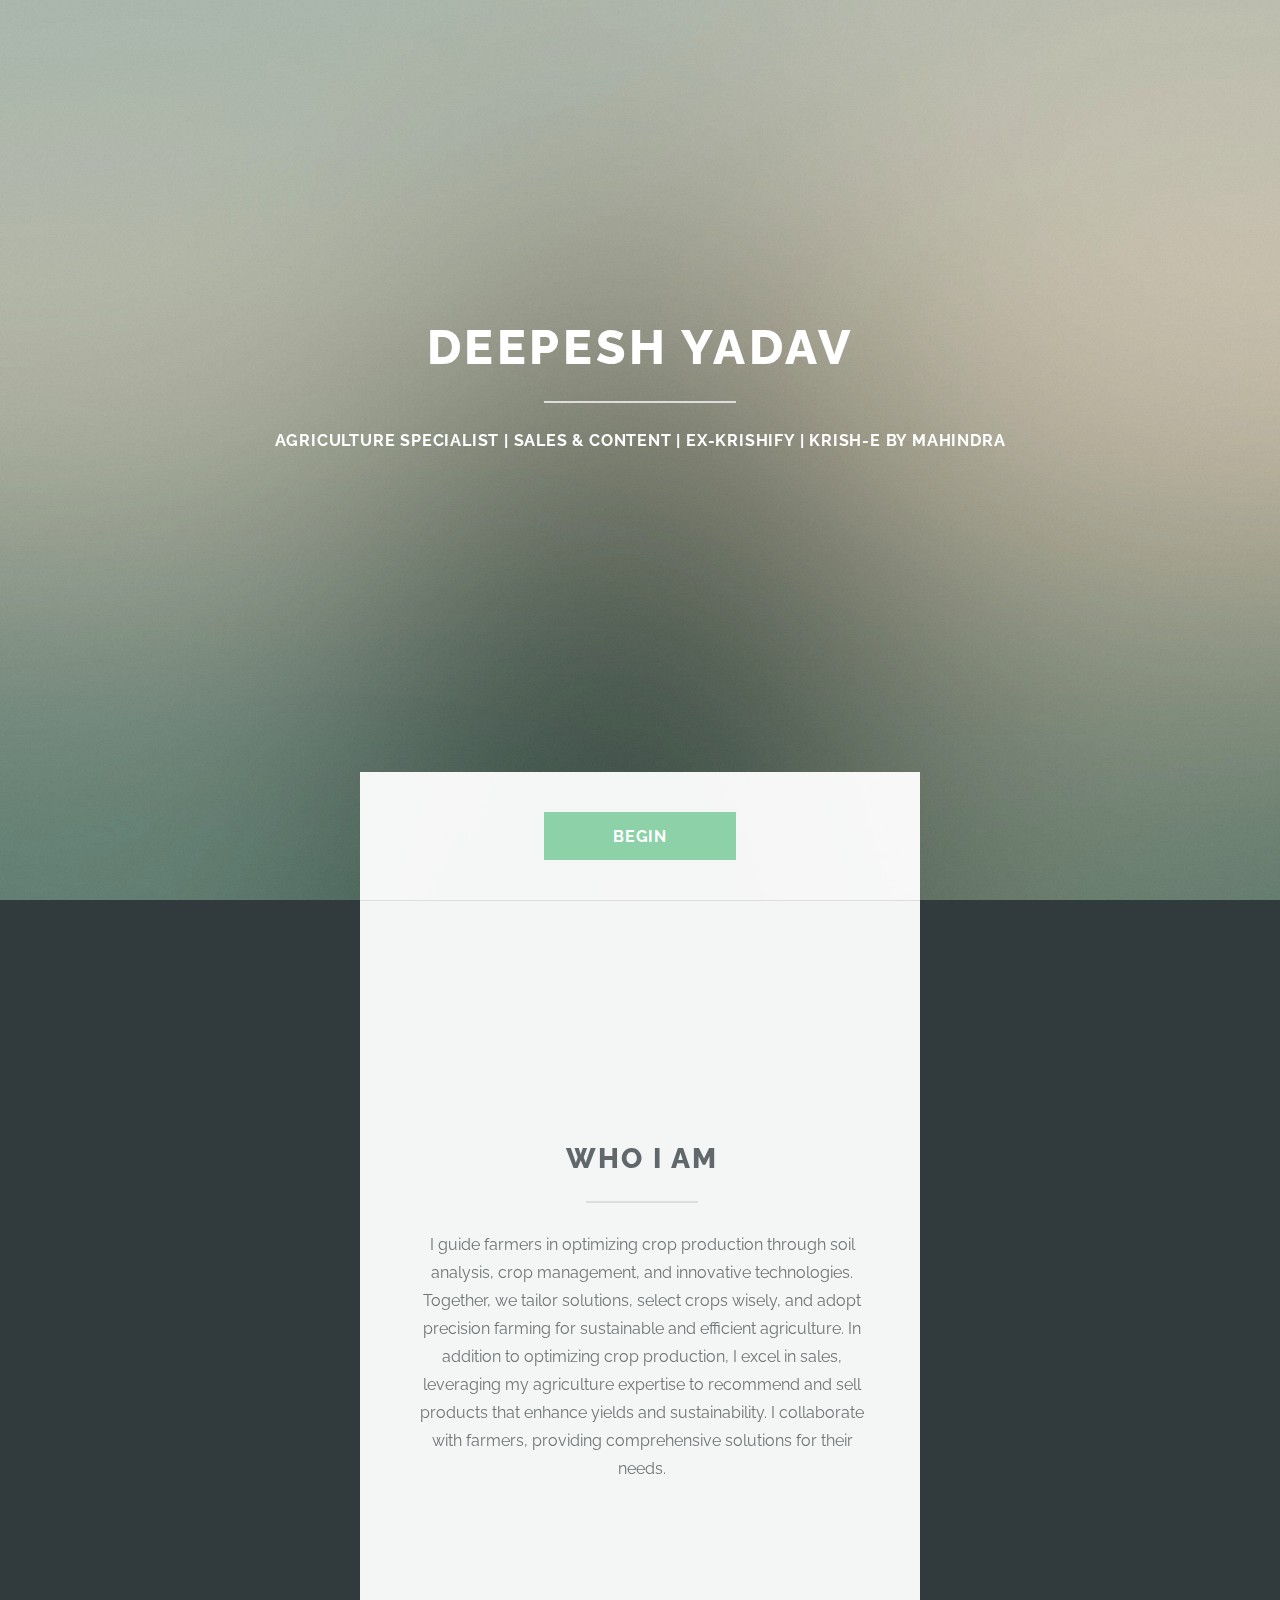
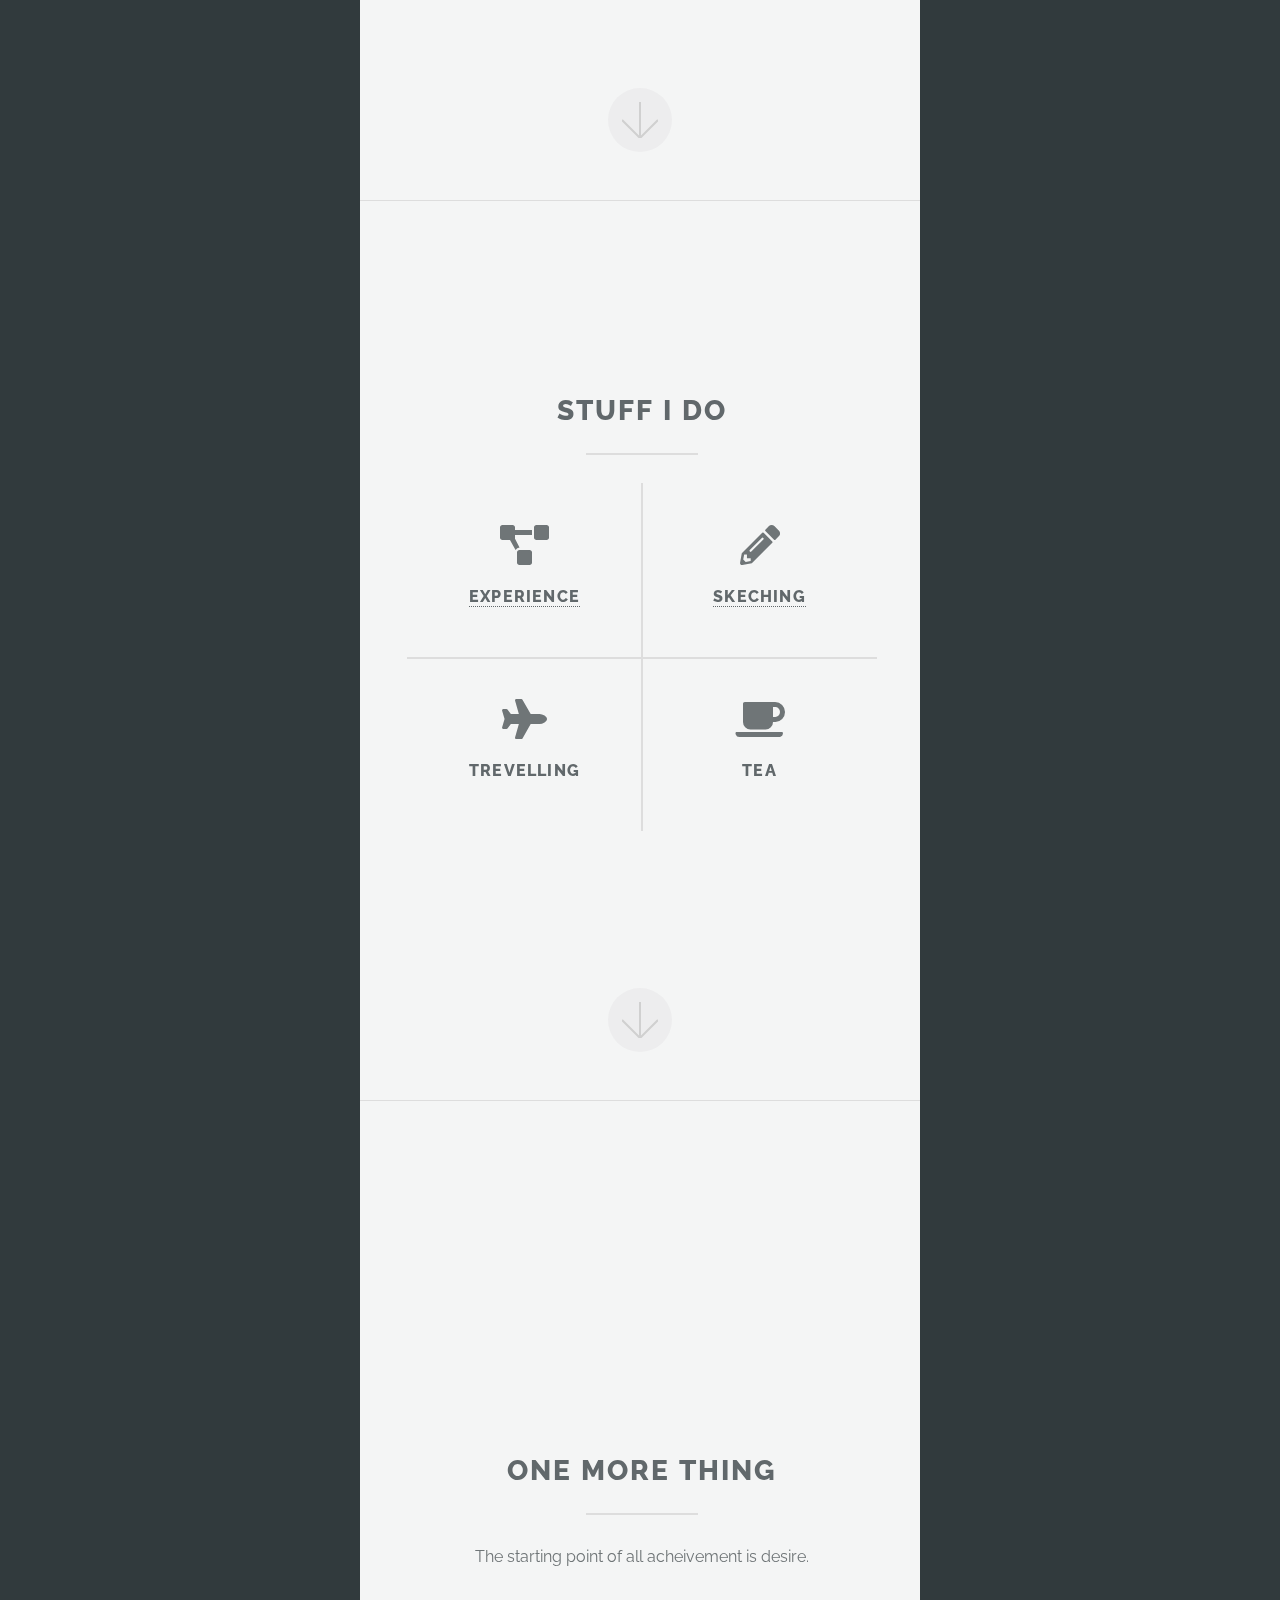
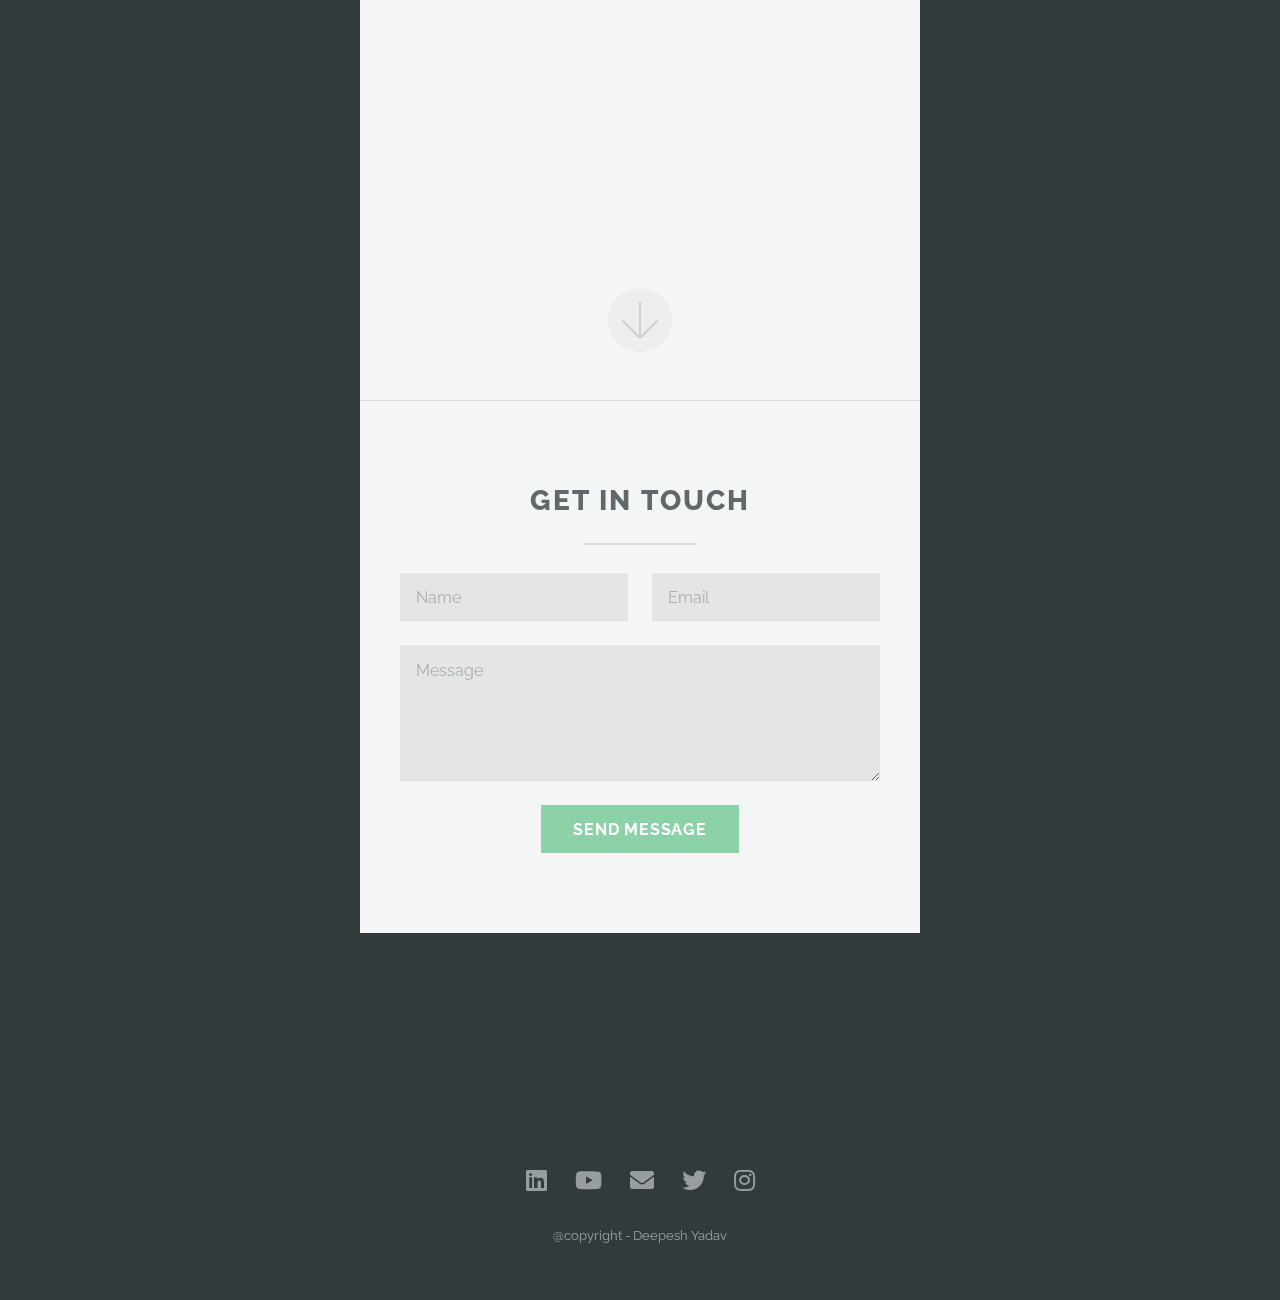
<file: index.html>
<!DOCTYPE HTML>
<!--
	Highlights by HTML5 UP
	html5up.net | @ajlkn
	Free for personal and commercial use under the CCA 3.0 license (html5up.net/license)
-->
<html>
	<head>
		<title>Highlights by HTML5 UP</title>
		<meta charset="utf-8" />
		<meta name="viewport" content="width=device-width, initial-scale=1, user-scalable=no" />
		<link rel="stylesheet" href="assets/css/main.css" />
	</head>
	<body class="is-preload">

		<!-- Header -->
			<section id="header">
				<header class="major">
					<h1>DEEPESH YADAV</h1>
				<p>Agriculture Specialist | Sales & Content | Ex-Krishify | Krish-e by mahindra</p>
			              <a href="./"></a>
				</header>
				<div class="container">
					<ul class="actions special">
						<li><a href="#one" class="button primary scrolly">Begin</a></li>
					</ul>
				</div>
			</section>

		<!-- One -->
			<section id="one" class="main special">
				<div class="container">
					<span class="image fit primary"><img src="images/agriculture-g6374f083e_1920.jpg" alt="" /></span>
					<div class="content">
						<header class="major">
							<h2>Who I am</h2>
						</header>
						<p>I guide farmers in optimizing crop production through soil analysis, crop management, and innovative technologies. Together, we tailor solutions, select crops wisely, and adopt precision farming for sustainable and efficient agriculture.

							In addition to optimizing crop production, I excel in sales, leveraging my agriculture expertise to recommend and sell products that enhance yields and sustainability. I collaborate with farmers, providing comprehensive solutions for their needs.</p>
					</div>
					<a href="#two" class="goto-next scrolly">Next</a>
				</div>
			</section>

		<!-- Two -->
			<section id="two" class="main special">
				<div class="container">
					<span class="image fit primary"><img src="images/deepesh2.jpg" alt="" /></span>
					<div class="content">
						<header class="major">
							<h2>Stuff I do</h2>
						</header>
						<ul class="icons-grid">
							<li>
								<span class="icon solid major fa-project-diagram"></span>
								<h3><a href="assets/experience.html" target="_blank">Experience</a></h3>
							  </li>
							<li>
								<span class="icon solid major fa-pencil-alt"></span>
								<h3><a href="./Artistic version/index.html" target="_blank"> Skeching</a></h3>
							  </li>
							  <li>
								<span><i class="icon solid major fa-plane"></i></i></span>
								<h3><a href="./" target="_blank"></a>Trevelling</h3>
							  </li>
							<li>
								<span class="icon solid major fa-coffee"></span>
								<h3>Tea</h3>
							</li>
						</ul>
					</div>
					<a href="#three" class="goto-next scrolly">Next</a>
				</div>
			</section>

		<!-- Three -->
			<section id="three" class="main special">
				<div class="container">
					<span class="image fit primary"><img src="images/barley-field-g426d09623_1920.jpg" alt="" /></span>
					<div class="content">
						<header class="major">
							<h2>One more thing</h2>
						</header>
					<p>The starting point of all acheivement is desire.</p>
					</div>
					<a href="#footer" class="goto-next scrolly">Next</a>
				</div>
			</section>

		<!-- Four -->
		<!--
			<section id="four" class="main">
				<div class="container">
					<div class="content">
						<header class="major">
							<h2>Elements</h2>
						</header>
						<section>
							<h4>Text</h4>
							<p>This is <b>bold</b> and this is <strong>strong</strong>. This is <i>italic</i> and this is <em>emphasized</em>.
							This is <sup>superscript</sup> text and this is <sub>subscript</sub> text.
							This is <u>underlined</u> and this is code: <code>for (;;) { ... }</code>. Finally, <a href="#">this is a link</a>.</p>
							<hr />
							<header>
								<h4>Heading with a Subtitle</h4>
								<p>Lorem ipsum dolor sit amet nullam id egestas urna aliquam</p>
							</header>
							<p>Nunc lacinia ante nunc ac lobortis. Interdum adipiscing gravida odio porttitor sem non mi integer non faucibus ornare mi ut ante amet placerat aliquet. Volutpat eu sed ante lacinia sapien lorem accumsan varius montes viverra nibh in adipiscing blandit tempus accumsan.</p>
							<header>
								<h5>Heading with a Subtitle</h5>
								<p>Lorem ipsum dolor sit amet nullam id egestas urna aliquam</p>
							</header>
							<p>Nunc lacinia ante nunc ac lobortis. Interdum adipiscing gravida odio porttitor sem non mi integer non faucibus ornare mi ut ante amet placerat aliquet. Volutpat eu sed ante lacinia sapien lorem accumsan varius montes viverra nibh in adipiscing blandit tempus accumsan.</p>
							<hr />
							<h2>Heading Level 2</h2>
							<h3>Heading Level 3</h3>
							<h4>Heading Level 4</h4>
							<h5>Heading Level 5</h5>
							<h6>Heading Level 6</h6>
							<hr />
							<h5>Blockquote</h5>
							<blockquote>Fringilla nisl. Donec accumsan interdum nisi, quis tincidunt felis sagittis eget tempus euismod. Vestibulum ante ipsum primis in faucibus vestibulum. Blandit adipiscing eu felis iaculis volutpat ac adipiscing accumsan faucibus. Vestibulum ante ipsum primis in faucibus lorem ipsum dolor sit amet nullam adipiscing eu felis.</blockquote>
							<h5>Preformatted</h5>
							<pre><code>i = 0;

while (!deck.isInOrder()) {
  print 'Iteration ' + i;
  deck.shuffle();
  i++;
}

print 'It took ' + i + ' iterations to sort the deck.';</code></pre>
						</section>

						<section>
							<h4>Lists</h4>
							<div class="row">
								<div class="col-6 col-12-medium">
									<h5>Unordered</h5>
									<ul>
										<li>Dolor pulvinar etiam.</li>
										<li>Sagittis adipiscing.</li>
										<li>Felis enim feugiat.</li>
									</ul>
									<h5>Alternate</h5>
									<ul class="alt">
										<li>Dolor pulvinar etiam.</li>
										<li>Sagittis adipiscing.</li>
										<li>Felis enim feugiat.</li>
									</ul>
								</div>
								<div class="col-6 col-12-medium">
									<h5>Ordered</h5>
									<ol>
										<li>Dolor pulvinar etiam.</li>
										<li>Etiam vel felis viverra.</li>
										<li>Felis enim feugiat.</li>
										<li>Dolor pulvinar etiam.</li>
										<li>Etiam vel felis lorem.</li>
										<li>Felis enim et feugiat.</li>
									</ol>
									<h5>Icons</h5>
									<ul class="icons">
										<li><a href="#" class="icon brands fa-twitter"><span class="label">Twitter</span></a></li>
										<li><a href="#" class="icon brands fa-facebook-f"><span class="label">Facebook</span></a></li>
										<li><a href="#" class="icon brands fa-instagram"><span class="label">Instagram</span></a></li>
										<li><a href="#" class="icon brands fa-github"><span class="label">Github</span></a></li>
									</ul>
								</div>
							</div>
							<h5>Actions</h5>
							<ul class="actions">
								<li><a href="#" class="button primary">Default</a></li>
								<li><a href="#" class="button">Default</a></li>
							</ul>
							<ul class="actions small">
								<li><a href="#" class="button primary small">Small</a></li>
								<li><a href="#" class="button small">Small</a></li>
							</ul>
							<div class="row">
								<div class="col-6 col-12-small">
									<ul class="actions stacked">
										<li><a href="#" class="button primary">Default</a></li>
										<li><a href="#" class="button">Default</a></li>
									</ul>
								</div>
								<div class="col-6 col-12-small">
									<ul class="actions stacked">
										<li><a href="#" class="button primary small">Small</a></li>
										<li><a href="#" class="button small">Small</a></li>
									</ul>
								</div>
								<div class="col-6 col-12-small">
									<ul class="actions stacked">
										<li><a href="#" class="button primary fit">Default</a></li>
										<li><a href="#" class="button fit">Default</a></li>
									</ul>
								</div>
								<div class="col-6 col-12-small">
									<ul class="actions stacked">
										<li><a href="#" class="button primary small fit">Small</a></li>
										<li><a href="#" class="button small fit">Small</a></li>
									</ul>
								</div>
							</div>
						</section>

						<section>
							<h4>Table</h4>
							<h5>Default</h5>
							<div class="table-wrapper">
								<table>
									<thead>
										<tr>
											<th>Name</th>
											<th>Description</th>
											<th>Price</th>
										</tr>
									</thead>
									<tbody>
										<tr>
											<td>Item One</td>
											<td>Ante turpis integer aliquet porttitor.</td>
											<td>29.99</td>
										</tr>
										<tr>
											<td>Item Two</td>
											<td>Vis ac commodo adipiscing arcu aliquet.</td>
											<td>19.99</td>
										</tr>
										<tr>
											<td>Item Three</td>
											<td> Morbi faucibus arcu accumsan lorem.</td>
											<td>29.99</td>
										</tr>
										<tr>
											<td>Item Four</td>
											<td>Vitae integer tempus condimentum.</td>
											<td>19.99</td>
										</tr>
										<tr>
											<td>Item Five</td>
											<td>Ante turpis integer aliquet porttitor.</td>
											<td>29.99</td>
										</tr>
									</tbody>
									<tfoot>
										<tr>
											<td colspan="2"></td>
											<td>100.00</td>
										</tr>
									</tfoot>
								</table>
							</div>

							<h5>Alternate</h5>
							<div class="table-wrapper">
								<table class="alt">
									<thead>
										<tr>
											<th>Name</th>
											<th>Description</th>
											<th>Price</th>
										</tr>
									</thead>
									<tbody>
										<tr>
											<td>Item One</td>
											<td>Ante turpis integer aliquet porttitor.</td>
											<td>29.99</td>
										</tr>
										<tr>
											<td>Item Two</td>
											<td>Vis ac commodo adipiscing arcu aliquet.</td>
											<td>19.99</td>
										</tr>
										<tr>
											<td>Item Three</td>
											<td> Morbi faucibus arcu accumsan lorem.</td>
											<td>29.99</td>
										</tr>
										<tr>
											<td>Item Four</td>
											<td>Vitae integer tempus condimentum.</td>
											<td>19.99</td>
										</tr>
										<tr>
											<td>Item Five</td>
											<td>Ante turpis integer aliquet porttitor.</td>
											<td>29.99</td>
										</tr>
									</tbody>
									<tfoot>
										<tr>
											<td colspan="2"></td>
											<td>100.00</td>
										</tr>
									</tfoot>
								</table>
							</div>
						</section>

						<section>
							<h4>Buttons</h4>
							<ul class="actions">
								<li><a href="#" class="button primary">Primary</a></li>
								<li><a href="#" class="button">Default</a></li>
							</ul>
							<ul class="actions">
								<li><a href="#" class="button">Default</a></li>
								<li><a href="#" class="button small">Small</a></li>
							</ul>
							<ul class="actions fit">
								<li><a href="#" class="button primary fit">Fit</a></li>
								<li><a href="#" class="button fit">Fit</a></li>
							</ul>
							<ul class="actions fit small">
								<li><a href="#" class="button primary fit small">Fit + Small</a></li>
								<li><a href="#" class="button fit small">Fit + Small</a></li>
							</ul>
							<ul class="actions">
								<li><a href="#" class="button primary icon solid fa-download">Icon</a></li>
								<li><a href="#" class="button icon solid fa-download">Icon</a></li>
							</ul>
							<ul class="actions">
								<li><span class="button primary disabled">Disabled</span></li>
								<li><span class="button disabled">Disabled</span></li>
							</ul>
						</section>

						<section>
							<h4>Form</h4>
							<form method="post" action="#">
								<div class="row gtr-uniform">
									<div class="col-6 col-12-xsmall">
										<input type="text" name="demo-name" id="demo-name" value="" placeholder="Name" />
									</div>
									<div class="col-6 col-12-xsmall">
										<input type="email" name="demo-email" id="demo-email" value="" placeholder="Email" />
									</div>
									<div class="col-12">
										<select name="demo-category" id="demo-category">
											<option value="">- Category -</option>
											<option value="1">Manufacturing</option>
											<option value="1">Shipping</option>
											<option value="1">Administration</option>
											<option value="1">Human Resources</option>
										</select>
									</div>
									<div class="col-4 col-12-small">
										<input type="radio" id="demo-priority-low" name="demo-priority" checked>
										<label for="demo-priority-low">Low</label>
									</div>
									<div class="col-4 col-12-small">
										<input type="radio" id="demo-priority-normal" name="demo-priority">
										<label for="demo-priority-normal">Normal</label>
									</div>
									<div class="col-4 col-12-small">
										<input type="radio" id="demo-priority-high" name="demo-priority">
										<label for="demo-priority-high">High</label>
									</div>
									<div class="col-6 col-12-small">
										<input type="checkbox" id="demo-copy" name="demo-copy">
										<label for="demo-copy">Email me a copy</label>
									</div>
									<div class="col-6 col-12-small">
										<input type="checkbox" id="demo-human" name="demo-human" checked>
										<label for="demo-human">Not a robot</label>
									</div>
									<div class="col-12">
										<textarea name="demo-message" id="demo-message" placeholder="Enter your message" rows="6"></textarea>
									</div>
									<div class="col-12">
										<ul class="actions">
											<li><input type="submit" value="Send Message" class="primary" /></li>
											<li><input type="reset" value="Reset" /></li>
										</ul>
									</div>
								</div>
							</form>
						</section>

						<section>
							<h4>Image</h4>
							<h5>Fit</h5>
							<div class="box alt">
								<div class="row gtr-uniform gtr-50">
									<div class="col-12"><span class="image fit"><img src="images/pic04.jpg" alt="" /></span></div>
									<div class="col-4"><span class="image fit"><img src="images/pic04.jpg" alt="" /></span></div>
									<div class="col-4"><span class="image fit"><img src="images/pic04.jpg" alt="" /></span></div>
									<div class="col-4"><span class="image fit"><img src="images/pic04.jpg" alt="" /></span></div>
									<div class="col-4"><span class="image fit"><img src="images/pic04.jpg" alt="" /></span></div>
									<div class="col-4"><span class="image fit"><img src="images/pic04.jpg" alt="" /></span></div>
									<div class="col-4"><span class="image fit"><img src="images/pic04.jpg" alt="" /></span></div>
									<div class="col-4"><span class="image fit"><img src="images/pic04.jpg" alt="" /></span></div>
									<div class="col-4"><span class="image fit"><img src="images/pic04.jpg" alt="" /></span></div>
									<div class="col-4"><span class="image fit"><img src="images/pic04.jpg" alt="" /></span></div>
								</div>
							</div>
							<h5>Left &amp; Right</h5>
							<p><span class="image left"><img src="images/pic05.jpg" alt="" /></span>Fringilla nisl. Donec accumsan interdum nisi, quis tincidunt felis sagittis eget. tempus euismod. Vestibulum ante ipsum primis in faucibus vestibulum. Blandit adipiscing eu felis iaculis volutpat ac adipiscing accumsan eu faucibus. Integer ac pellentesque praesent tincidunt felis sagittis eget. tempus euismod. Vestibulum ante ipsum primis in faucibus vestibulum. Blandit adipiscing eu felis iaculis volutpat ac adipiscing accumsan eu faucibus. Integer ac pellentesque praesent. Donec accumsan interdum nisi, quis tincidunt felis sagittis eget. tempus euismod. Vestibulum ante ipsum primis in faucibus vestibulum. Blandit adipiscing eu felis iaculis volutpat ac adipiscing accumsan eu faucibus. Integer ac pellentesque praesent tincidunt felis sagittis eget. tempus euismod. Vestibulum ante ipsum primis in faucibus vestibulum. Blandit adipiscing eu felis iaculis volutpat ac adipiscing accumsan eu faucibus. Integer ac pellentesque praesent.</p>
							<p><span class="image right"><img src="images/pic05.jpg" alt="" /></span>Fringilla nisl. Donec accumsan interdum nisi, quis tincidunt felis sagittis eget. tempus euismod. Vestibulum ante ipsum primis in faucibus vestibulum. Blandit adipiscing eu felis iaculis volutpat ac adipiscing accumsan eu faucibus. Integer ac pellentesque praesent tincidunt felis sagittis eget. tempus euismod. Vestibulum ante ipsum primis in faucibus vestibulum. Blandit adipiscing eu felis iaculis volutpat ac adipiscing accumsan eu faucibus. Integer ac pellentesque praesent. Donec accumsan interdum nisi, quis tincidunt felis sagittis eget. tempus euismod. Vestibulum ante ipsum primis in faucibus vestibulum. Blandit adipiscing eu felis iaculis volutpat ac adipiscing accumsan eu faucibus. Integer ac pellentesque praesent tincidunt felis sagittis eget. tempus euismod. Vestibulum ante ipsum primis in faucibus vestibulum. Blandit adipiscing eu felis iaculis volutpat ac adipiscing accumsan eu faucibus. Integer ac pellentesque praesent.</p>
						</section>

					</div>
					<a href="#footer" class="goto-next scrolly">Next</a>
				</div>
			</section>
		-->

		<!-- Footer -->
			<section id="footer">
				<div class="container">
					<header class="major">
						<h2>Get in touch</h2>
					</header>
					<form method="post" action="#">
						<div class="row gtr-uniform">
							<div class="col-6 col-12-xsmall"><input type="text" name="name" id="name" placeholder="Name" /></div>
							<div class="col-6 col-12-xsmall"><input type="email" name="email" id="email" placeholder="Email" /></div>
							<div class="col-12"><textarea name="message" id="message" placeholder="Message" rows="4"></textarea></div>
							<div class="col-12">
								<ul class="actions special">
									<li><input type="submit" value="Send Message" class="primary" /></li>
								</ul>
							</div>
						</div>
					</form>
				</div>
				<footer>
					<ul class="icons">
					  <li>
						<a
						  href="https://www.linkedin.com/in/Deepeshh18"
						  class="icon brands alt fa-linkedin"
						  ><span class="label">Linkdin</span></a
						>
					  </li>
					  <!-- <li>
						
						<a href="http://Deepeshh18.github.io" class="icon brands fa-github"
						  ><span class="label">Github</span></a
						>
					  </li> -->
					  <li>
						<a
						  href="https://www.youtube.com/channel/UCsISLd5yCXhOBOxujJFnRqQ"
						  class="icon brands alt fa-youtube"
						  ><span class="label">Youtube</span></a
						>
					  </li>
					  <li>
						<a 
						  href="mailto:ydeepesh682@gmail.com"
						  class="icon solid fa-envelope"
						  ><span class="label">Email</span></a
						>
					  </li>
					  <li>
						<a
						  href="https://twitter.com/d_eep_esh?t=f1loaHG15ObOK1BT5FQMrQ&s=09"
						  class="icon brands fa-twitter"
						  ><span class="label">Twitter</span></a
						>
					  </li>
					  <li>
						<a
						  href="https://www.instagram.com/d_eep_esh/"
						  class="icon brands alt fa-instagram"
						  ><span class="label">Instagram</span></a
						>
					  </li>
					  <!-- <li><a href="#" class="icon brands fa-dribbble"><span class="label">Dribbble</span></a></li> -->
					</ul>
					<ul class="copyright">@copyright - Deepesh Yadav</ul>
				  </footer>
			</section>

		<!-- Scripts -->
			<script src="assets/js/jquery.min.js"></script>
			<script src="assets/js/jquery.scrollex.min.js"></script>
			<script src="assets/js/jquery.scrolly.min.js"></script>
			<script src="assets/js/browser.min.js"></script>
			<script src="assets/js/breakpoints.min.js"></script>
			<script src="assets/js/util.js"></script>
			<script src="assets/js/main.js"></script>

	</body>
</html>
</file>
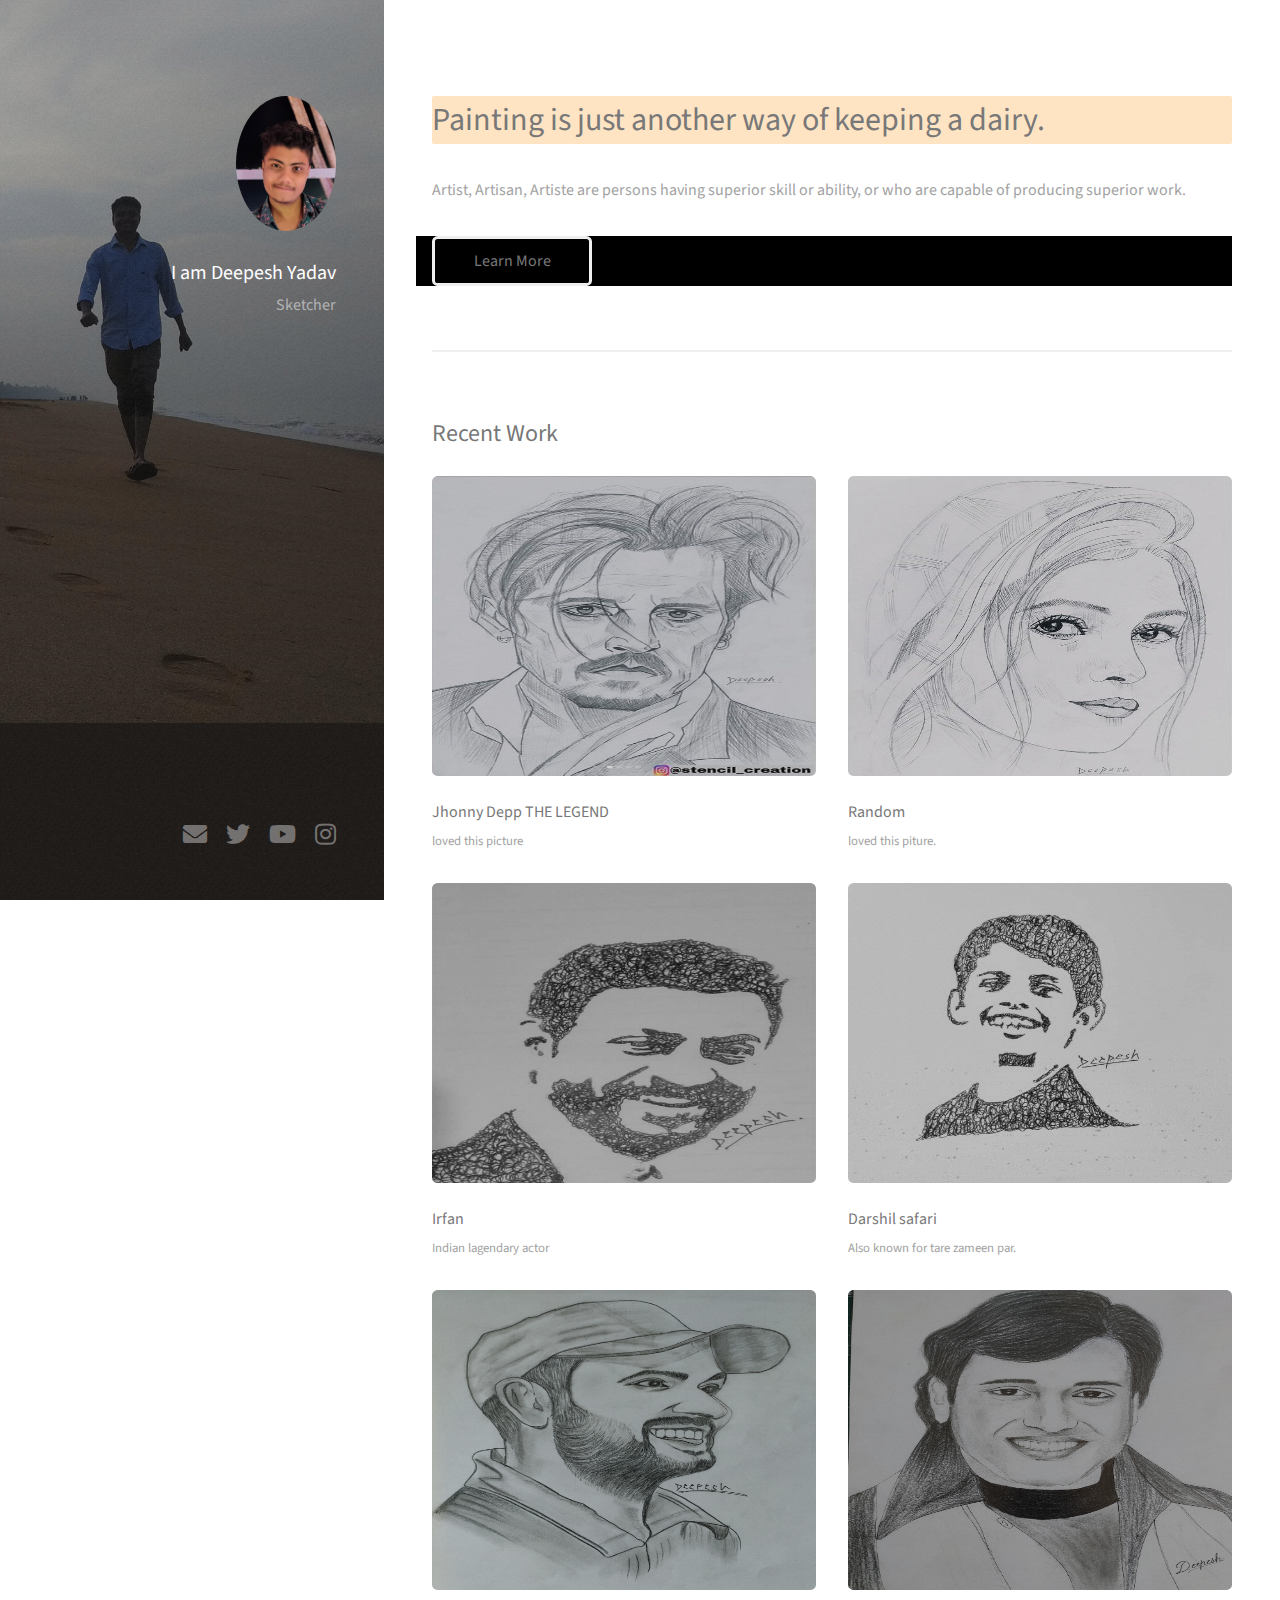
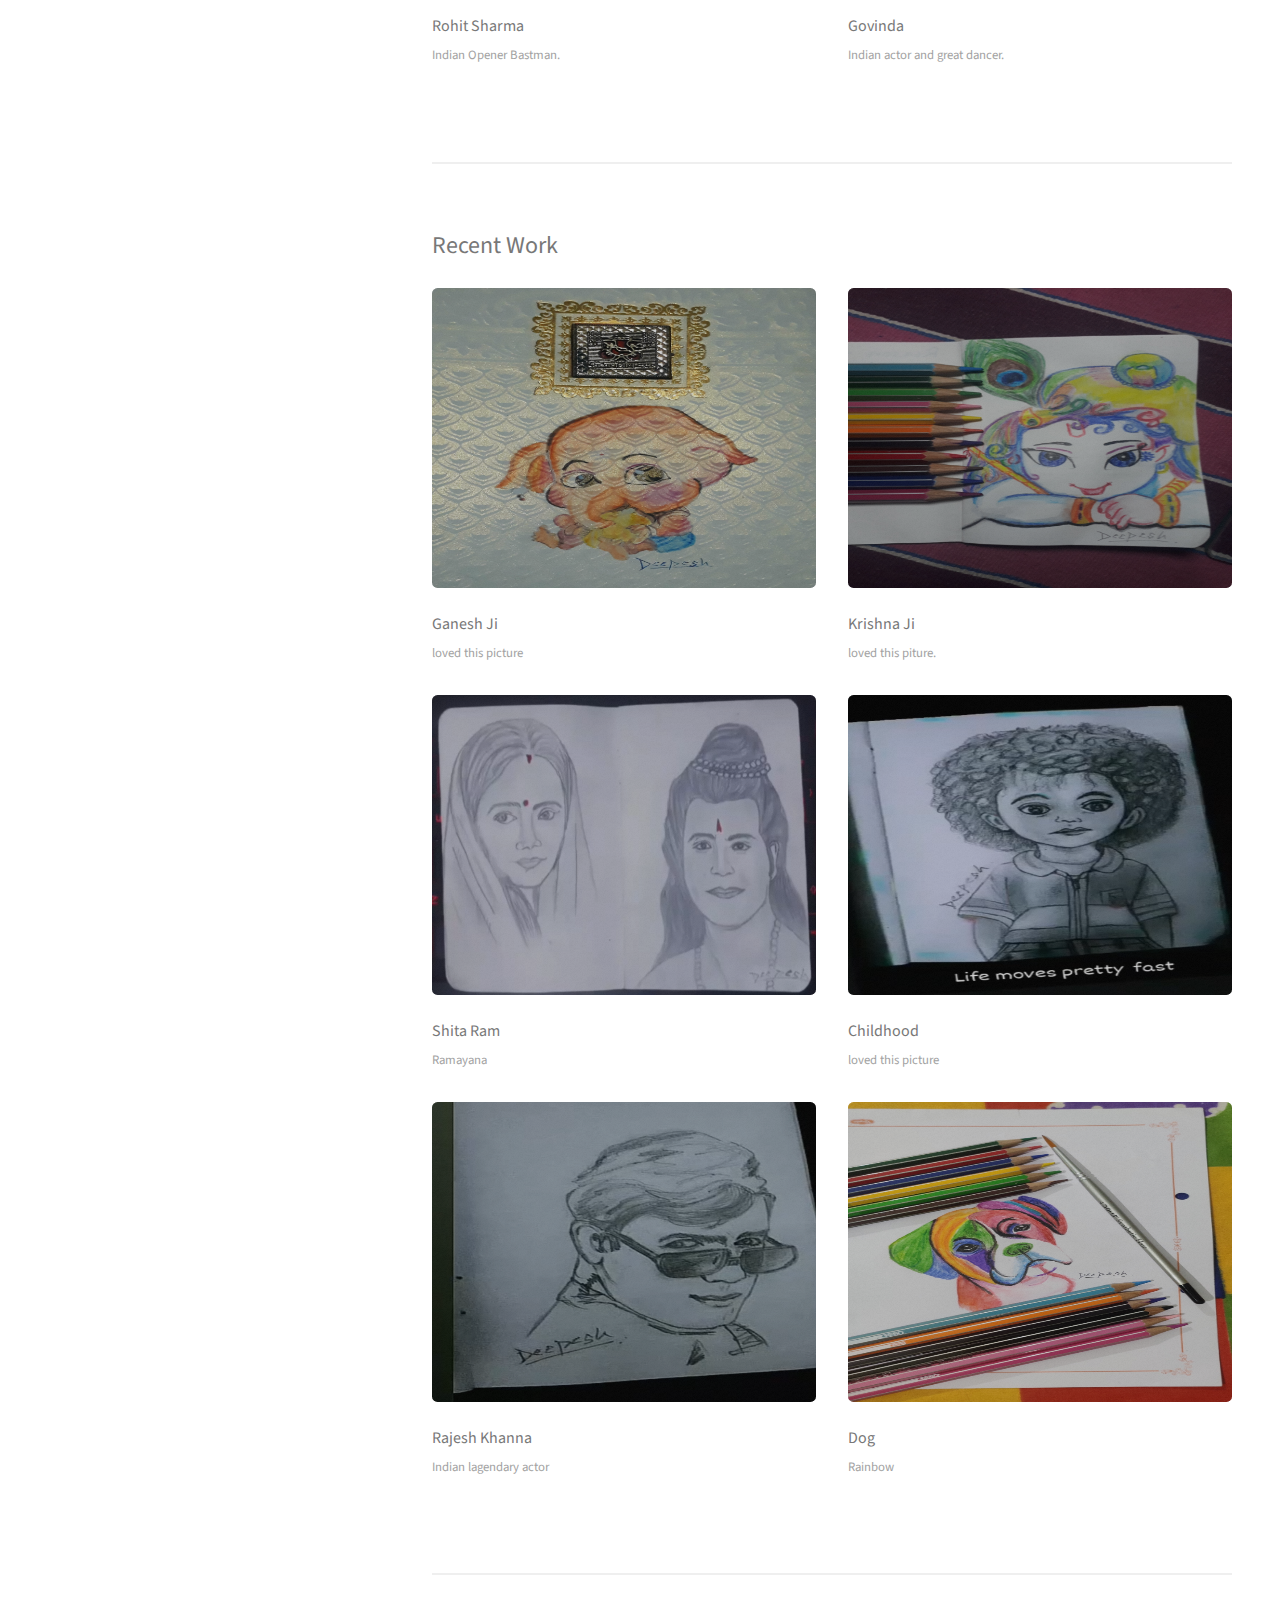
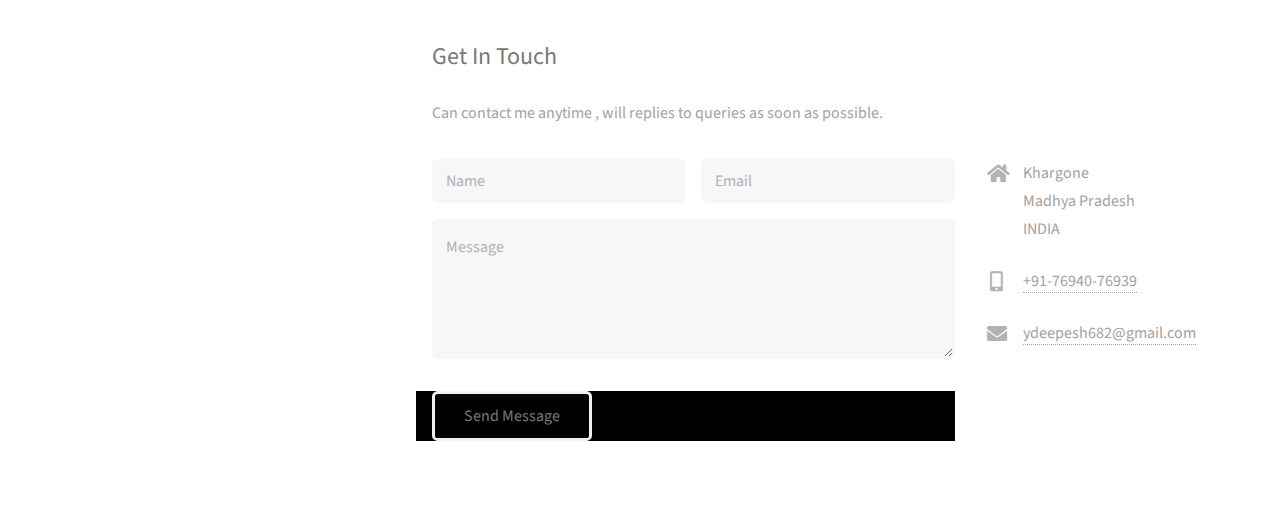
<file: Artistic version/index.html>
<!DOCTYPE HTML>

<html>

<head>
	<title>Deepesh Portfolio</title>
	<meta charset="utf-8" />
	<meta name="viewport" content="width=device-width, initial-scale=1, user-scalable=no" />
	<link rel="stylesheet" href="assets/css/main.css" />
</head>

<body class="is-preload">
	<style>
		.major {
			background-color: bisque;
			border-radius: 2px;
		}

		.actions {
			background-color: black;
		}

		.button {
			background-color: black;
		}
	</style>

	<!-- Header -->
	<header id="header">
		<div class="inner">
			<a href="#" class="image avatar"><img src="images/avatar_d.jpg" alt="" /></a>
			<h1><strong>I am Deepesh Yadav</strong>
			</h1>
			<span>Sketcher</span>
		</div>
	</header>

	<!-- Main -->
	<div id="main">

		<!-- One -->
		<section id="one">
			<header class="major">
				<h2>Painting is just another way of keeping a dairy.</h2>
			</header>
			<p>Artist, Artisan, Artiste are persons having superior skill or ability, or who are capable of producing
				superior work.</p>
			<ul class="actions">
				<li><a href="#" class="button">Learn More</a></li>
			</ul>
		</section>

		<!-- Two -->
		<section id="two">
			<h2>Recent Work</h2>
			<div class="row">
				<article class="col-6 col-12-xsmall work-item">
					<a href="images/fulls/01.PNG" class="image fit thumb"><img src="images/thumbs/01.PNG" alt="" /></a>
					<h3>Jhonny Depp THE LEGEND</h3>
					<p>loved this picture</p>
				</article>
				<article class="col-6 col-12-xsmall work-item">
					<a href="images/fulls/02.PNG" class="image fit thumb"><img src="images/thumbs/02.PNG" alt="" /></a>
					<h3>Random</h3>
					<p>loved this piture.</p>
				</article>
				<article class="col-6 col-12-xsmall work-item">
					<a href="images/fulls/03.jpg" class="image fit thumb"><img src="images/thumbs/03.jpg" alt="" /></a>
					<h3>Irfan</h3>
					<p>Indian lagendary actor</p>
				</article>
				<article class="col-6 col-12-xsmall work-item">
					<a href="images/fulls/04.jpg" class="image fit thumb"><img src="images/thumbs/04.jpg" alt="" /></a>
					<h3>Darshil safari</h3>
					<p>Also known for tare zameen par.</p>
				</article>
				<article class="col-6 col-12-xsmall work-item">
					<a href="images/fulls/05.jpg" class="image fit thumb"><img src="images/thumbs/05.jpg" alt="" /></a>
					<h3>Rohit Sharma</h3>
					<p>Indian Opener Bastman.</p>
				</article>
				<article class="col-6 col-12-xsmall work-item">
					<a href="images/fulls/06.jpg" class="image fit thumb"><img src="images/thumbs/06.jpg" alt="" /></a>
					<h3>Govinda</h3>
					<p>Indian actor and great dancer.</p>
				</article>
		</section>

		<section id="two">
			<h2>Recent Work</h2>
			<div class="row">
				<article class="col-6 col-12-xsmall work-item">
					<a href="images/fulls/07.jpg" class="image fit thumb"><img src="images/thumbs/07.jpg" alt="" /></a>
					<h3>Ganesh Ji</h3>
					<p>loved this picture</p>
				</article>
				<article class="col-6 col-12-xsmall work-item">
					<a href="images/fulls/08.jpg" class="image fit thumb"><img src="images/thumbs/08.jpg" alt="" /></a>
					<h3>Krishna Ji</h3>
					<p>loved this piture.</p>
				</article>
				<article class="col-6 col-12-xsmall work-item">
					<a href="images/fulls/11.png" class="image fit thumb"><img src="images/thumbs/11.png" alt="" /></a>
					<h3>Shita Ram</h3>
					<p>Ramayana</p>
				</article>
				<article class="col-6 col-12-xsmall work-item">
					<a href="images/fulls/10.png" class="image fit thumb"><img src="images/thumbs/10.png" alt="" /></a>
					
					<h3>Childhood</h3>
					<p>loved this picture</p>
				</article>
				<article class="col-6 col-12-xsmall work-item">
					<a href="images/fulls/09.png" class="image fit thumb"><img src="images/thumbs/09.png" alt="" /></a>
					<h3>Rajesh Khanna</h3>
					<p>Indian lagendary actor</p>
				</article>
				<article class="col-6 col-12-xsmall work-item">
					<a href="images/fulls/12.jpg" class="image fit thumb"><img src="images/thumbs/12.jpg" alt="" /></a>
					<h3>Dog</h3>
					<p>Rainbow</p>
				</article>
		</section>
		<!-- Three -->
		<section id="three">
			<h2>Get In Touch</h2>
			<p>Can contact me anytime , will replies to queries as soon as possible.</p>
			<div class="row">
				<div class="col-8 col-12-small">
					<form method="post" action="#">
						<div class="row gtr-uniform gtr-50">
							<div class="col-6 col-12-xsmall"><input type="text" name="name" id="name"
									placeholder="Name" /></div>
							<div class="col-6 col-12-xsmall"><input type="email" name="email" id="email"
									placeholder="Email" /></div>
							<div class="col-12"><textarea name="message" id="message" placeholder="Message"
									rows="4"></textarea></div>
						</div>
					</form>
					<ul class="actions">
						<li><input type="submit" value="Send Message" /></li>
					</ul>
				</div>
				<div class="col-4 col-12-small">
					<ul class="labeled-icons">
						<li>
							<h3 class="icon solid fa-home"><span class="label">Address</span></h3>
							Khargone<br />
							Madhya Pradesh<br />
							INDIA
						</li>
						<li>
							<h3 class="icon solid fa-mobile-alt"><span class="label">Phone</span></h3>
							<a href="tel:+917694076939"> +91-76940-76939</a>
						</li>
						<li>
							<h3 class="icon solid fa-envelope"><span class="label">Email</span></h3>
							<a href="mailto:ydeepesh682@gmail.com">ydeepesh682@gmail.com</a>
						</li>
					</ul>
				</div>
			</div>
		</section>

		<!-- Four -->
		<!--
					<section id="four">
						<h2>Elements</h2>

						<section>
							<h4>Text</h4>
							<p>This is <b>bold</b> and this is <strong>strong</strong>. This is <i>italic</i> and this is <em>emphasized</em>.
							This is <sup>superscript</sup> text and this is <sub>subscript</sub> text.
							This is <u>underlined</u> and this is code: <code>for (;;) { ... }</code>. Finally, <a href="#">this is a link</a>.</p>
							<hr />
							<header>
								<h4>Heading with a Subtitle</h4>
								<p>Lorem ipsum dolor sit amet nullam id egestas urna aliquam</p>
							</header>
							<p>Nunc lacinia ante nunc ac lobortis. Interdum adipiscing gravida odio porttitor sem non mi integer non faucibus ornare mi ut ante amet placerat aliquet. Volutpat eu sed ante lacinia sapien lorem accumsan varius montes viverra nibh in adipiscing blandit tempus accumsan.</p>
							<header>
								<h5>Heading with a Subtitle</h5>
								<p>Lorem ipsum dolor sit amet nullam id egestas urna aliquam</p>
							</header>
							<p>Nunc lacinia ante nunc ac lobortis. Interdum adipiscing gravida odio porttitor sem non mi integer non faucibus ornare mi ut ante amet placerat aliquet. Volutpat eu sed ante lacinia sapien lorem accumsan varius montes viverra nibh in adipiscing blandit tempus accumsan.</p>
							<hr />
							<h2>Heading Level 2</h2>
							<h3>Heading Level 3</h3>
							<h4>Heading Level 4</h4>
							<h5>Heading Level 5</h5>
							<h6>Heading Level 6</h6>
							<hr />
							<h5>Blockquote</h5>
							<blockquote>Fringilla nisl. Donec accumsan interdum nisi, quis tincidunt felis sagittis eget tempus euismod. Vestibulum ante ipsum primis in faucibus vestibulum. Blandit adipiscing eu felis iaculis volutpat ac adipiscing accumsan faucibus. Vestibulum ante ipsum primis in faucibus lorem ipsum dolor sit amet nullam adipiscing eu felis.</blockquote>
							<h5>Preformatted</h5>
							<pre><code>i = 0;

while (!deck.isInOrder()) {
print 'Iteration ' + i;
deck.shuffle();
i++;
}

print 'It took ' + i + ' iterations to sort the deck.';</code></pre>
						</section>

						<section>
							<h4>Lists</h4>
							<div class="row">
								<div class="col-6 col-12-xsmall">
									<h5>Unordered</h5>
									<ul>
										<li>Dolor pulvinar etiam magna etiam.</li>
										<li>Sagittis adipiscing lorem eleifend.</li>
										<li>Felis enim feugiat dolore viverra.</li>
									</ul>
									<h5>Alternate</h5>
									<ul class="alt">
										<li>Dolor pulvinar etiam magna etiam.</li>
										<li>Sagittis adipiscing lorem eleifend.</li>
										<li>Felis enim feugiat dolore viverra.</li>
									</ul>
								</div>
								<div class="col-6 col-12-xsmall">
									<h5>Ordered</h5>
									<ol>
										<li>Dolor pulvinar etiam magna etiam.</li>
										<li>Etiam vel felis at lorem sed viverra.</li>
										<li>Felis enim feugiat dolore viverra.</li>
										<li>Dolor pulvinar etiam magna etiam.</li>
										<li>Etiam vel felis at lorem sed viverra.</li>
										<li>Felis enim feugiat dolore viverra.</li>
									</ol>
									<h5>Icons</h5>
									<ul class="icons">
										<li><a href="#" class="icon brands fa-twitter"><span class="label">Twitter</span></a></li>
										<li><a href="#" class="icon brands fa-facebook-f"><span class="label">Facebook</span></a></li>
										<li><a href="#" class="icon brands fa-instagram"><span class="label">Instagram</span></a></li>
										<li><a href="#" class="icon brands fa-github"><span class="label">Github</span></a></li>
										<li><a href="#" class="icon brands fa-dribbble"><span class="label">Dribbble</span></a></li>
										<li><a href="#" class="icon brands fa-tumblr"><span class="label">Tumblr</span></a></li>
									</ul>
								</div>
							</div>
							<h5>Actions</h5>
							<ul class="actions">
								<li><a href="#" class="button primary">Default</a></li>
								<li><a href="#" class="button">Default</a></li>
							</ul>
							<ul class="actions small">
								<li><a href="#" class="button primary small">Small</a></li>
								<li><a href="#" class="button small">Small</a></li>
							</ul>
							<div class="row">
								<div class="col-6 col-12-small">
									<ul class="actions stacked">
										<li><a href="#" class="button primary">Default</a></li>
										<li><a href="#" class="button">Default</a></li>
									</ul>
								</div>
								<div class="col-6 col-12-small">
									<ul class="actions stacked">
										<li><a href="#" class="button primary small">Small</a></li>
										<li><a href="#" class="button small">Small</a></li>
									</ul>
								</div>
								<div class="col-6 col-12-small">
									<ul class="actions stacked">
										<li><a href="#" class="button primary fit">Default</a></li>
										<li><a href="#" class="button fit">Default</a></li>
									</ul>
								</div>
								<div class="col-6 col-12-small">
									<ul class="actions stacked">
										<li><a href="#" class="button primary small fit">Small</a></li>
										<li><a href="#" class="button small fit">Small</a></li>
									</ul>
								</div>
							</div>
						</section>

						<section>
							<h4>Table</h4>
							<h5>Default</h5>
							<div class="table-wrapper">
								<table>
									<thead>
										<tr>
											<th>Name</th>
											<th>Description</th>
											<th>Price</th>
										</tr>
									</thead>
									<tbody>
										<tr>
											<td>Item One</td>
											<td>Ante turpis integer aliquet porttitor.</td>
											<td>29.99</td>
										</tr>
										<tr>
											<td>Item Two</td>
											<td>Vis ac commodo adipiscing arcu aliquet.</td>
											<td>19.99</td>
										</tr>
										<tr>
											<td>Item Three</td>
											<td> Morbi faucibus arcu accumsan lorem.</td>
											<td>29.99</td>
										</tr>
										<tr>
											<td>Item Four</td>
											<td>Vitae integer tempus condimentum.</td>
											<td>19.99</td>
										</tr>
										<tr>
											<td>Item Five</td>
											<td>Ante turpis integer aliquet porttitor.</td>
											<td>29.99</td>
										</tr>
									</tbody>
									<tfoot>
										<tr>
											<td colspan="2"></td>
											<td>100.00</td>
										</tr>
									</tfoot>
								</table>
							</div>

							<h5>Alternate</h5>
							<div class="table-wrapper">
								<table class="alt">
									<thead>
										<tr>
											<th>Name</th>
											<th>Description</th>
											<th>Price</th>
										</tr>
									</thead>
									<tbody>
										<tr>
											<td>Item One</td>
											<td>Ante turpis integer aliquet porttitor.</td>
											<td>29.99</td>
										</tr>
										<tr>
											<td>Item Two</td>
											<td>Vis ac commodo adipiscing arcu aliquet.</td>
											<td>19.99</td>
										</tr>
										<tr>
											<td>Item Three</td>
											<td> Morbi faucibus arcu accumsan lorem.</td>
											<td>29.99</td>
										</tr>
										<tr>
											<td>Item Four</td>
											<td>Vitae integer tempus condimentum.</td>
											<td>19.99</td>
										</tr>
										<tr>
											<td>Item Five</td>
											<td>Ante turpis integer aliquet porttitor.</td>
											<td>29.99</td>
										</tr>
									</tbody>
									<tfoot>
										<tr>
											<td colspan="2"></td>
											<td>100.00</td>
										</tr>
									</tfoot>
								</table>
							</div>
						</section>

						<section>
							<h4>Buttons</h4>
							<ul class="actions">
								<li><a href="#" class="button primary">Primary</a></li>
								<li><a href="#" class="button">Default</a></li>
							</ul>
							<ul class="actions">
								<li><a href="#" class="button large">Large</a></li>
								<li><a href="#" class="button">Default</a></li>
								<li><a href="#" class="button small">Small</a></li>
							</ul>
							<ul class="actions fit">
								<li><a href="#" class="button primary fit">Fit</a></li>
								<li><a href="#" class="button fit">Fit</a></li>
							</ul>
							<ul class="actions fit small">
								<li><a href="#" class="button primary fit small">Fit + Small</a></li>
								<li><a href="#" class="button fit small">Fit + Small</a></li>
							</ul>
							<ul class="actions">
								<li><a href="#" class="button primary icon solid fa-download">Icon</a></li>
								<li><a href="#" class="button icon solid fa-download">Icon</a></li>
							</ul>
							<ul class="actions">
								<li><span class="button primary disabled">Primary</span></li>
								<li><span class="button disabled">Default</span></li>
							</ul>
						</section>

						<section>
							<h4>Form</h4>
							<form method="post" action="#">
								<div class="row gtr-uniform gtr-50">
									<div class="col-6 col-12-xsmall">
										<input type="text" name="demo-name" id="demo-name" value="" placeholder="Name" />
									</div>
									<div class="col-6 col-12-xsmall">
										<input type="email" name="demo-email" id="demo-email" value="" placeholder="Email" />
									</div>
									<div class="col-12">
										<select name="demo-category" id="demo-category">
											<option value="">- Category -</option>
											<option value="1">Manufacturing</option>
											<option value="1">Shipping</option>
											<option value="1">Administration</option>
											<option value="1">Human Resources</option>
										</select>
									</div>
									<div class="col-4 col-12-small">
										<input type="radio" id="demo-priority-low" name="demo-priority" checked>
										<label for="demo-priority-low">Low Priority</label>
									</div>
									<div class="col-4 col-12-small">
										<input type="radio" id="demo-priority-normal" name="demo-priority">
										<label for="demo-priority-normal">Normal Priority</label>
									</div>
									<div class="col-4 col-12-small">
										<input type="radio" id="demo-priority-high" name="demo-priority">
										<label for="demo-priority-high">High Priority</label>
									</div>
									<div class="col-6 col-12-small">
										<input type="checkbox" id="demo-copy" name="demo-copy">
										<label for="demo-copy">Email me a copy of this message</label>
									</div>
									<div class="col-6 col-12-small">
										<input type="checkbox" id="demo-human" name="demo-human" checked>
										<label for="demo-human">I am a human and not a robot</label>
									</div>
									<div class="col-12">
										<textarea name="demo-message" id="demo-message" placeholder="Enter your message" rows="6"></textarea>
									</div>
									<div class="col-12">
										<ul class="actions">
											<li><input type="submit" value="Send Message" class="primary" /></li>
											<li><input type="reset" value="Reset" /></li>
										</ul>
									</div>
								</div>
							</form>
						</section>

						<section>
							<h4>Image</h4>
							<h5>Fit</h5>
							<div class="box alt">
								<div class="row gtr-50 gtr-uniform">
									<div class="col-12"><span class="image fit"><img src="images/fulls/05.jpg" alt="" /></span></div>
									<div class="col-4"><span class="image fit"><img src="images/thumbs/01.jpg" alt="" /></span></div>
									<div class="col-4"><span class="image fit"><img src="images/thumbs/02.jpg" alt="" /></span></div>
									<div class="col-4"><span class="image fit"><img src="images/thumbs/03.jpg" alt="" /></span></div>
									<div class="col-4"><span class="image fit"><img src="images/thumbs/04.jpg" alt="" /></span></div>
									<div class="col-4"><span class="image fit"><img src="images/thumbs/05.jpg" alt="" /></span></div>
									<div class="col-4"><span class="image fit"><img src="images/thumbs/06.jpg" alt="" /></span></div>
									<div class="col-4"><span class="image fit"><img src="images/thumbs/03.jpg" alt="" /></span></div>
									<div class="col-4"><span class="image fit"><img src="images/thumbs/02.jpg" alt="" /></span></div>
									<div class="col-4"><span class="image fit"><img src="images/thumbs/01.jpg" alt="" /></span></div>
								</div>
							</div>
							<h5>Left &amp; Right</h5>
							<p><span class="image left"><img src="images/avatar.jpg" alt="" /></span>Fringilla nisl. Donec accumsan interdum nisi, quis tincidunt felis sagittis eget. tempus euismod. Vestibulum ante ipsum primis in faucibus vestibulum. Blandit adipiscing eu felis iaculis volutpat ac adipiscing accumsan eu faucibus. Integer ac pellentesque praesent tincidunt felis sagittis eget. tempus euismod. Vestibulum ante ipsum primis in faucibus vestibulum. Blandit adipiscing eu felis iaculis volutpat ac adipiscing accumsan eu faucibus. Integer ac pellentesque praesent. Donec accumsan interdum nisi, quis tincidunt felis sagittis eget. tempus euismod. Vestibulum ante ipsum primis in faucibus vestibulum. Blandit adipiscing eu felis iaculis volutpat ac adipiscing accumsan eu faucibus. Integer ac pellentesque praesent tincidunt felis sagittis eget. tempus euismod. Vestibulum ante ipsum primis in faucibus vestibulum. Blandit adipiscing eu felis iaculis volutpat ac adipiscing accumsan eu faucibus. Integer ac pellentesque praesent.</p>
							<p><span class="image right"><img src="images/avatar.jpg" alt="" /></span>Fringilla nisl. Donec accumsan interdum nisi, quis tincidunt felis sagittis eget. tempus euismod. Vestibulum ante ipsum primis in faucibus vestibulum. Blandit adipiscing eu felis iaculis volutpat ac adipiscing accumsan eu faucibus. Integer ac pellentesque praesent tincidunt felis sagittis eget. tempus euismod. Vestibulum ante ipsum primis in faucibus vestibulum. Blandit adipiscing eu felis iaculis volutpat ac adipiscing accumsan eu faucibus. Integer ac pellentesque praesent. Donec accumsan interdum nisi, quis tincidunt felis sagittis eget. tempus euismod. Vestibulum ante ipsum primis in faucibus vestibulum. Blandit adipiscing eu felis iaculis volutpat ac adipiscing accumsan eu faucibus. Integer ac pellentesque praesent tincidunt felis sagittis eget. tempus euismod. Vestibulum ante ipsum primis in faucibus vestibulum. Blandit adipiscing eu felis iaculis volutpat ac adipiscing accumsan eu faucibus. Integer ac pellentesque praesent.</p>
						</section>

					</section>
				-->

	</div>

	<!-- Footer -->
	<footer id="footer">
		<div class="inner">
			<ul class="icons">
				<!-- <li><a href="https://www.linkedin.com/in/deepesh-yadav-5b5612226" class="icon brands alt fa-linkedin"><span class="label">Linkdin</span></a></li>
						<li><a href="" class="icon brands fa-github"><span class="label">Github</span></a></li> -->
				<li><a href="mailto:ydeepesh682@gmail.com" class="icon solid fa-envelope"><span
							class="label">Email</span></a></li>
				<li><a href="https://twitter.com/d_eep_esh?t=f1loaHG15ObOK1BT5FQMrQ&s=09"
						class="icon brands fa-twitter"><span class="label">Twitter</span></a></li>
				<li><a href="https://www.youtube.com/channel/UCsISLd5yCXhOBOxujJFnRqQ" class="icon brands alt fa-youtube"><span
							class="label">Youtube</span></a>
				</li>
				<li><a href="https://www.instagram.com/d_eep_esh/" class="icon brands alt fa-instagram"><span
							class="label">Instagram</span></a></li>
				<!-- <li><a href="#" class="icon brands fa-dribbble"><span class="label">Dribbble</span></a></li> -->
			</ul>
		</div>
	</footer>

	<!-- Scripts -->
	<script src="assets/js/jquery.min.js"></script>
	<script src="assets/js/jquery.poptrox.min.js"></script>
	<script src="assets/js/browser.min.js"></script>
	<script src="assets/js/breakpoints.min.js"></script>
	<script src="assets/js/util.js"></script>
	<script src="assets/js/main.js"></script>

</body>

</html>
</file>
<file: assets/css/main.css>
@import url("fontawesome-all.min.css");
@import url("https://fonts.googleapis.com/css?family=Raleway:400,400italic,700,800");

/*
	Highlights by HTML5 UP
	html5up.net | @ajlkn
	Free for personal and commercial use under the CCA 3.0 license (html5up.net/license)
*/

html, body, div, span, applet, object,
iframe, h1, h2, h3, h4, h5, h6, p, blockquote,
pre, a, abbr, acronym, address, big, cite,
code, del, dfn, em, img, ins, kbd, q, s, samp,
small, strike, strong, sub, sup, tt, var, b,
u, i, center, dl, dt, dd, ol, ul, li, fieldset,
form, label, legend, table, caption, tbody,
tfoot, thead, tr, th, td, article, aside,
canvas, details, embed, figure, figcaption,
footer, header, hgroup, menu, nav, output, ruby,
section, summary, time, mark, audio, video {
	margin: 0;
	padding: 0;
	border: 0;
	font-size: 100%;
	font: inherit;
	vertical-align: baseline;}

article, aside, details, figcaption, figure,
footer, header, hgroup, menu, nav, section {
	display: block;}

body {
	line-height: 1;
}

ol, ul {
	list-style: none;
}

blockquote, q {
	quotes: none;
}

	blockquote:before, blockquote:after, q:before, q:after {
		content: '';
		content: none;
	}

table {
	border-collapse: collapse;
	border-spacing: 0;
}

body {
	-webkit-text-size-adjust: none;
}

mark {
	background-color: transparent;
	color: inherit;
}

input::-moz-focus-inner {
	border: 0;
	padding: 0;
}

input, select, textarea {
	-moz-appearance: none;
	-webkit-appearance: none;
	-ms-appearance: none;
	appearance: none;
}

/* Basic */

	html {
		box-sizing: border-box;
	}

	*, *:before, *:after {
		box-sizing: inherit;
	}

	html {
		background-color: #313a3d;
		background-attachment: fixed,						fixed;
		background-image: url("images/overlay.png"), url("../../images/bg.jpg");
		background-position: top left,					center center;
		background-repeat: repeat,						none;
		background-size: auto,						cover;
	}

	html.is-preload *, html.is-preload *:before, html.is-preload *:after {
		-moz-animation: none !important;
		-webkit-animation: none !important;
		-ms-animation: none !important;
		animation: none !important;
		-moz-transition: none !important;
		-webkit-transition: none !important;
		-ms-transition: none !important;
		transition: none !important;
	}

	html.is-touch {
		height: 100vh;
		overflow: hidden;
	}

		html.is-touch #wrapper {
			-webkit-backface-visibility: hidden;
			-webkit-overflow-scrolling: touch;
			-webkit-transform: translate3d(0, 0, 0);
			height: 100vh;
			overflow: auto;
		}

	body, input, select, textarea {
		color: #6f7577;
		font-family: "Raleway", "Helvetica", sans-serif;
		font-size: 15pt;
		font-weight: 400;
		line-height: 1.75em;
	}

	a {
		-moz-transition: color 0.2s ease-in-out, border-bottom-color 0.2s ease-in-out;
		-webkit-transition: color 0.2s ease-in-out, border-bottom-color 0.2s ease-in-out;
		-ms-transition: color 0.2s ease-in-out, border-bottom-color 0.2s ease-in-out;
		transition: color 0.2s ease-in-out, border-bottom-color 0.2s ease-in-out;
		border-bottom: dotted 1px;
		color: #8cd1a8;
		text-decoration: none;
	}

		a:hover {
			border-bottom-color: transparent !important;
			color: #8cd1a8 !important;
			text-decoration: none;
		}

	strong, b {
		color: #61686b;
		font-weight: 700;
	}

	em, i {
		font-style: italic;
	}

	p {
		margin: 0 0 2em 0;
	}

	h1, h2, h3, h4, h5, h6 {
		color: #61686b;
		font-weight: 800;
		letter-spacing: 0.075em;
		line-height: 1em;
		margin: 0 0 1em 0;
		text-transform: uppercase;
	}

		h1 a, h2 a, h3 a, h4 a, h5 a, h6 a {
			color: inherit;
			text-decoration: none;
		}

	h2 {
		font-size: 1.75em;
		line-height: 1.5em;
	}

	h3 {
		font-size: 1em;
		line-height: 1.5em;
	}

	h4 {
		font-size: 0.9em;
		line-height: 1.5em;
	}

	h5 {
		font-size: 0.8em;
		line-height: 1.5em;
	}

	h6 {
		font-size: 0.7em;
		line-height: 1.5em;
	}

	sub {
		font-size: 0.8em;
		position: relative;
		top: 0.5em;
	}

	sup {
		font-size: 0.8em;
		position: relative;
		top: -0.5em;
	}

	hr {
		border: 0;
		border-bottom: solid 1px #dddddd;
		margin: 2em 0;
	}

		hr.major {
			margin: 3em 0;
		}

	blockquote {
		border-left: solid 6px #dddddd;
		font-style: italic;
		margin: 0 0 2em 0;
		padding: 0.5em 0 0.5em 1.5em;
	}

	code {
		background: rgba(144, 144, 144, 0.075);
		font-family: "Courier New", monospace;
		font-size: 0.9em;
		margin: 0 0.25em;
		padding: 0.25em 0.65em;
	}

	pre {
		-webkit-overflow-scrolling: touch;
		font-family: "Courier New", monospace;
		font-size: 0.9em;
		margin: 0 0 2em 0;
	}

		pre code {
			display: block;
			line-height: 1.75em;
			padding: 1em 1.5em;
			overflow-x: auto;
		}

	.align-left {
		text-align: left;
	}

	.align-center {
		text-align: center;
	}

	.align-right {
		text-align: right;
	}

/* Container */

	.container {
		margin: 0 auto;
		max-width: calc(100% - 4em);
		width: 35em;
	}

		.container.xsmall {
			width: 8.75em;
		}

		.container.small {
			width: 17.5em;
		}

		.container.medium {
			width: 26.25em;
		}

		.container.large {
			width: 43.75em;
		}

		.container.xlarge {
			width: 52.5em;
		}

		.container.max {
			width: 100%;
		}

		@media screen and (max-width: 980px) {

			.container {
				width: 80% !important;
				max-width: 100% !important;
			}

		}

		@media screen and (max-width: 480px) {

			.container {
				width: 100% !important;
			}

		}

/* Row */

	.row {
		display: flex;
		flex-wrap: wrap;
		box-sizing: border-box;
		align-items: stretch;
	}

		.row > * {
			box-sizing: border-box;
		}

		.row.gtr-uniform > * > :last-child {
			margin-bottom: 0;
		}

		.row.aln-left {
			justify-content: flex-start;
		}

		.row.aln-center {
			justify-content: center;
		}

		.row.aln-right {
			justify-content: flex-end;
		}

		.row.aln-top {
			align-items: flex-start;
		}

		.row.aln-middle {
			align-items: center;
		}

		.row.aln-bottom {
			align-items: flex-end;
		}

		.row > .imp {
			order: -1;
		}

		.row > .col-1 {
			width: 8.33333%;
		}

		.row > .off-1 {
			margin-left: 8.33333%;
		}

		.row > .col-2 {
			width: 16.66667%;
		}

		.row > .off-2 {
			margin-left: 16.66667%;
		}

		.row > .col-3 {
			width: 25%;
		}

		.row > .off-3 {
			margin-left: 25%;
		}

		.row > .col-4 {
			width: 33.33333%;
		}

		.row > .off-4 {
			margin-left: 33.33333%;
		}

		.row > .col-5 {
			width: 41.66667%;
		}

		.row > .off-5 {
			margin-left: 41.66667%;
		}

		.row > .col-6 {
			width: 50%;
		}

		.row > .off-6 {
			margin-left: 50%;
		}

		.row > .col-7 {
			width: 58.33333%;
		}

		.row > .off-7 {
			margin-left: 58.33333%;
		}

		.row > .col-8 {
			width: 66.66667%;
		}

		.row > .off-8 {
			margin-left: 66.66667%;
		}

		.row > .col-9 {
			width: 75%;
		}

		.row > .off-9 {
			margin-left: 75%;
		}

		.row > .col-10 {
			width: 83.33333%;
		}

		.row > .off-10 {
			margin-left: 83.33333%;
		}

		.row > .col-11 {
			width: 91.66667%;
		}

		.row > .off-11 {
			margin-left: 91.66667%;
		}

		.row > .col-12 {
			width: 100%;
		}

		.row > .off-12 {
			margin-left: 100%;
		}

		.row.gtr-0 {
			margin-top: 0;
			margin-left: 0em;
		}

			.row.gtr-0 > * {
				padding: 0 0 0 0em;
			}

			.row.gtr-0.gtr-uniform {
				margin-top: 0em;
			}

				.row.gtr-0.gtr-uniform > * {
					padding-top: 0em;
				}

		.row.gtr-25 {
			margin-top: 0;
			margin-left: -0.375em;
		}

			.row.gtr-25 > * {
				padding: 0 0 0 0.375em;
			}

			.row.gtr-25.gtr-uniform {
				margin-top: -0.375em;
			}

				.row.gtr-25.gtr-uniform > * {
					padding-top: 0.375em;
				}

		.row.gtr-50 {
			margin-top: 0;
			margin-left: -0.75em;
		}

			.row.gtr-50 > * {
				padding: 0 0 0 0.75em;
			}

			.row.gtr-50.gtr-uniform {
				margin-top: -0.75em;
			}

				.row.gtr-50.gtr-uniform > * {
					padding-top: 0.75em;
				}

		.row {
			margin-top: 0;
			margin-left: -1.5em;
		}

			.row > * {
				padding: 0 0 0 1.5em;
			}

			.row.gtr-uniform {
				margin-top: -1.5em;
			}

				.row.gtr-uniform > * {
					padding-top: 1.5em;
				}

		.row.gtr-150 {
			margin-top: 0;
			margin-left: -2.25em;
		}

			.row.gtr-150 > * {
				padding: 0 0 0 2.25em;
			}

			.row.gtr-150.gtr-uniform {
				margin-top: -2.25em;
			}

				.row.gtr-150.gtr-uniform > * {
					padding-top: 2.25em;
				}

		.row.gtr-200 {
			margin-top: 0;
			margin-left: -3em;
		}

			.row.gtr-200 > * {
				padding: 0 0 0 3em;
			}

			.row.gtr-200.gtr-uniform {
				margin-top: -3em;
			}

				.row.gtr-200.gtr-uniform > * {
					padding-top: 3em;
				}

		@media screen and (max-width: 1680px) {

			.row {
				display: flex;
				flex-wrap: wrap;
				box-sizing: border-box;
				align-items: stretch;
			}

				.row > * {
					box-sizing: border-box;
				}

				.row.gtr-uniform > * > :last-child {
					margin-bottom: 0;
				}

				.row.aln-left {
					justify-content: flex-start;
				}

				.row.aln-center {
					justify-content: center;
				}

				.row.aln-right {
					justify-content: flex-end;
				}

				.row.aln-top {
					align-items: flex-start;
				}

				.row.aln-middle {
					align-items: center;
				}

				.row.aln-bottom {
					align-items: flex-end;
				}

				.row > .imp-large {
					order: -1;
				}

				.row > .col-1-large {
					width: 8.33333%;
				}

				.row > .off-1-large {
					margin-left: 8.33333%;
				}

				.row > .col-2-large {
					width: 16.66667%;
				}

				.row > .off-2-large {
					margin-left: 16.66667%;
				}

				.row > .col-3-large {
					width: 25%;
				}

				.row > .off-3-large {
					margin-left: 25%;
				}

				.row > .col-4-large {
					width: 33.33333%;
				}

				.row > .off-4-large {
					margin-left: 33.33333%;
				}

				.row > .col-5-large {
					width: 41.66667%;
				}

				.row > .off-5-large {
					margin-left: 41.66667%;
				}

				.row > .col-6-large {
					width: 50%;
				}

				.row > .off-6-large {
					margin-left: 50%;
				}

				.row > .col-7-large {
					width: 58.33333%;
				}

				.row > .off-7-large {
					margin-left: 58.33333%;
				}

				.row > .col-8-large {
					width: 66.66667%;
				}

				.row > .off-8-large {
					margin-left: 66.66667%;
				}

				.row > .col-9-large {
					width: 75%;
				}

				.row > .off-9-large {
					margin-left: 75%;
				}

				.row > .col-10-large {
					width: 83.33333%;
				}

				.row > .off-10-large {
					margin-left: 83.33333%;
				}

				.row > .col-11-large {
					width: 91.66667%;
				}

				.row > .off-11-large {
					margin-left: 91.66667%;
				}

				.row > .col-12-large {
					width: 100%;
				}

				.row > .off-12-large {
					margin-left: 100%;
				}

				.row.gtr-0 {
					margin-top: 0;
					margin-left: 0em;
				}

					.row.gtr-0 > * {
						padding: 0 0 0 0em;
					}

					.row.gtr-0.gtr-uniform {
						margin-top: 0em;
					}

						.row.gtr-0.gtr-uniform > * {
							padding-top: 0em;
						}

				.row.gtr-25 {
					margin-top: 0;
					margin-left: -0.375em;
				}

					.row.gtr-25 > * {
						padding: 0 0 0 0.375em;
					}

					.row.gtr-25.gtr-uniform {
						margin-top: -0.375em;
					}

						.row.gtr-25.gtr-uniform > * {
							padding-top: 0.375em;
						}

				.row.gtr-50 {
					margin-top: 0;
					margin-left: -0.75em;
				}

					.row.gtr-50 > * {
						padding: 0 0 0 0.75em;
					}

					.row.gtr-50.gtr-uniform {
						margin-top: -0.75em;
					}

						.row.gtr-50.gtr-uniform > * {
							padding-top: 0.75em;
						}

				.row {
					margin-top: 0;
					margin-left: -1.5em;
				}

					.row > * {
						padding: 0 0 0 1.5em;
					}

					.row.gtr-uniform {
						margin-top: -1.5em;
					}

						.row.gtr-uniform > * {
							padding-top: 1.5em;
						}

				.row.gtr-150 {
					margin-top: 0;
					margin-left: -2.25em;
				}

					.row.gtr-150 > * {
						padding: 0 0 0 2.25em;
					}

					.row.gtr-150.gtr-uniform {
						margin-top: -2.25em;
					}

						.row.gtr-150.gtr-uniform > * {
							padding-top: 2.25em;
						}

				.row.gtr-200 {
					margin-top: 0;
					margin-left: -3em;
				}

					.row.gtr-200 > * {
						padding: 0 0 0 3em;
					}

					.row.gtr-200.gtr-uniform {
						margin-top: -3em;
					}

						.row.gtr-200.gtr-uniform > * {
							padding-top: 3em;
						}

		}

		@media screen and (max-width: 980px) {

			.row {
				display: flex;
				flex-wrap: wrap;
				box-sizing: border-box;
				align-items: stretch;
			}

				.row > * {
					box-sizing: border-box;
				}

				.row.gtr-uniform > * > :last-child {
					margin-bottom: 0;
				}

				.row.aln-left {
					justify-content: flex-start;
				}

				.row.aln-center {
					justify-content: center;
				}

				.row.aln-right {
					justify-content: flex-end;
				}

				.row.aln-top {
					align-items: flex-start;
				}

				.row.aln-middle {
					align-items: center;
				}

				.row.aln-bottom {
					align-items: flex-end;
				}

				.row > .imp-medium {
					order: -1;
				}

				.row > .col-1-medium {
					width: 8.33333%;
				}

				.row > .off-1-medium {
					margin-left: 8.33333%;
				}

				.row > .col-2-medium {
					width: 16.66667%;
				}

				.row > .off-2-medium {
					margin-left: 16.66667%;
				}

				.row > .col-3-medium {
					width: 25%;
				}

				.row > .off-3-medium {
					margin-left: 25%;
				}

				.row > .col-4-medium {
					width: 33.33333%;
				}

				.row > .off-4-medium {
					margin-left: 33.33333%;
				}

				.row > .col-5-medium {
					width: 41.66667%;
				}

				.row > .off-5-medium {
					margin-left: 41.66667%;
				}

				.row > .col-6-medium {
					width: 50%;
				}

				.row > .off-6-medium {
					margin-left: 50%;
				}

				.row > .col-7-medium {
					width: 58.33333%;
				}

				.row > .off-7-medium {
					margin-left: 58.33333%;
				}

				.row > .col-8-medium {
					width: 66.66667%;
				}

				.row > .off-8-medium {
					margin-left: 66.66667%;
				}

				.row > .col-9-medium {
					width: 75%;
				}

				.row > .off-9-medium {
					margin-left: 75%;
				}

				.row > .col-10-medium {
					width: 83.33333%;
				}

				.row > .off-10-medium {
					margin-left: 83.33333%;
				}

				.row > .col-11-medium {
					width: 91.66667%;
				}

				.row > .off-11-medium {
					margin-left: 91.66667%;
				}

				.row > .col-12-medium {
					width: 100%;
				}

				.row > .off-12-medium {
					margin-left: 100%;
				}

				.row.gtr-0 {
					margin-top: 0;
					margin-left: 0em;
				}

					.row.gtr-0 > * {
						padding: 0 0 0 0em;
					}

					.row.gtr-0.gtr-uniform {
						margin-top: 0em;
					}

						.row.gtr-0.gtr-uniform > * {
							padding-top: 0em;
						}

				.row.gtr-25 {
					margin-top: 0;
					margin-left: -0.375em;
				}

					.row.gtr-25 > * {
						padding: 0 0 0 0.375em;
					}

					.row.gtr-25.gtr-uniform {
						margin-top: -0.375em;
					}

						.row.gtr-25.gtr-uniform > * {
							padding-top: 0.375em;
						}

				.row.gtr-50 {
					margin-top: 0;
					margin-left: -0.75em;
				}

					.row.gtr-50 > * {
						padding: 0 0 0 0.75em;
					}

					.row.gtr-50.gtr-uniform {
						margin-top: -0.75em;
					}

						.row.gtr-50.gtr-uniform > * {
							padding-top: 0.75em;
						}

				.row {
					margin-top: 0;
					margin-left: -1.5em;
				}

					.row > * {
						padding: 0 0 0 1.5em;
					}

					.row.gtr-uniform {
						margin-top: -1.5em;
					}

						.row.gtr-uniform > * {
							padding-top: 1.5em;
						}

				.row.gtr-150 {
					margin-top: 0;
					margin-left: -2.25em;
				}

					.row.gtr-150 > * {
						padding: 0 0 0 2.25em;
					}

					.row.gtr-150.gtr-uniform {
						margin-top: -2.25em;
					}

						.row.gtr-150.gtr-uniform > * {
							padding-top: 2.25em;
						}

				.row.gtr-200 {
					margin-top: 0;
					margin-left: -3em;
				}

					.row.gtr-200 > * {
						padding: 0 0 0 3em;
					}

					.row.gtr-200.gtr-uniform {
						margin-top: -3em;
					}

						.row.gtr-200.gtr-uniform > * {
							padding-top: 3em;
						}

		}

		@media screen and (max-width: 736px) {

			.row {
				display: flex;
				flex-wrap: wrap;
				box-sizing: border-box;
				align-items: stretch;
			}

				.row > * {
					box-sizing: border-box;
				}

				.row.gtr-uniform > * > :last-child {
					margin-bottom: 0;
				}

				.row.aln-left {
					justify-content: flex-start;
				}

				.row.aln-center {
					justify-content: center;
				}

				.row.aln-right {
					justify-content: flex-end;
				}

				.row.aln-top {
					align-items: flex-start;
				}

				.row.aln-middle {
					align-items: center;
				}

				.row.aln-bottom {
					align-items: flex-end;
				}

				.row > .imp-small {
					order: -1;
				}

				.row > .col-1-small {
					width: 8.33333%;
				}

				.row > .off-1-small {
					margin-left: 8.33333%;
				}

				.row > .col-2-small {
					width: 16.66667%;
				}

				.row > .off-2-small {
					margin-left: 16.66667%;
				}

				.row > .col-3-small {
					width: 25%;
				}

				.row > .off-3-small {
					margin-left: 25%;
				}

				.row > .col-4-small {
					width: 33.33333%;
				}

				.row > .off-4-small {
					margin-left: 33.33333%;
				}

				.row > .col-5-small {
					width: 41.66667%;
				}

				.row > .off-5-small {
					margin-left: 41.66667%;
				}

				.row > .col-6-small {
					width: 50%;
				}

				.row > .off-6-small {
					margin-left: 50%;
				}

				.row > .col-7-small {
					width: 58.33333%;
				}

				.row > .off-7-small {
					margin-left: 58.33333%;
				}

				.row > .col-8-small {
					width: 66.66667%;
				}

				.row > .off-8-small {
					margin-left: 66.66667%;
				}

				.row > .col-9-small {
					width: 75%;
				}

				.row > .off-9-small {
					margin-left: 75%;
				}

				.row > .col-10-small {
					width: 83.33333%;
				}

				.row > .off-10-small {
					margin-left: 83.33333%;
				}

				.row > .col-11-small {
					width: 91.66667%;
				}

				.row > .off-11-small {
					margin-left: 91.66667%;
				}

				.row > .col-12-small {
					width: 100%;
				}

				.row > .off-12-small {
					margin-left: 100%;
				}

				.row.gtr-0 {
					margin-top: 0;
					margin-left: 0em;
				}

					.row.gtr-0 > * {
						padding: 0 0 0 0em;
					}

					.row.gtr-0.gtr-uniform {
						margin-top: 0em;
					}

						.row.gtr-0.gtr-uniform > * {
							padding-top: 0em;
						}

				.row.gtr-25 {
					margin-top: 0;
					margin-left: -0.25em;
				}

					.row.gtr-25 > * {
						padding: 0 0 0 0.25em;
					}

					.row.gtr-25.gtr-uniform {
						margin-top: -0.25em;
					}

						.row.gtr-25.gtr-uniform > * {
							padding-top: 0.25em;
						}

				.row.gtr-50 {
					margin-top: 0;
					margin-left: -0.5em;
				}

					.row.gtr-50 > * {
						padding: 0 0 0 0.5em;
					}

					.row.gtr-50.gtr-uniform {
						margin-top: -0.5em;
					}

						.row.gtr-50.gtr-uniform > * {
							padding-top: 0.5em;
						}

				.row {
					margin-top: 0;
					margin-left: -1em;
				}

					.row > * {
						padding: 0 0 0 1em;
					}

					.row.gtr-uniform {
						margin-top: -1em;
					}

						.row.gtr-uniform > * {
							padding-top: 1em;
						}

				.row.gtr-150 {
					margin-top: 0;
					margin-left: -1.5em;
				}

					.row.gtr-150 > * {
						padding: 0 0 0 1.5em;
					}

					.row.gtr-150.gtr-uniform {
						margin-top: -1.5em;
					}

						.row.gtr-150.gtr-uniform > * {
							padding-top: 1.5em;
						}

				.row.gtr-200 {
					margin-top: 0;
					margin-left: -2em;
				}

					.row.gtr-200 > * {
						padding: 0 0 0 2em;
					}

					.row.gtr-200.gtr-uniform {
						margin-top: -2em;
					}

						.row.gtr-200.gtr-uniform > * {
							padding-top: 2em;
						}

		}

		@media screen and (max-width: 480px) {

			.row {
				display: flex;
				flex-wrap: wrap;
				box-sizing: border-box;
				align-items: stretch;
			}

				.row > * {
					box-sizing: border-box;
				}

				.row.gtr-uniform > * > :last-child {
					margin-bottom: 0;
				}

				.row.aln-left {
					justify-content: flex-start;
				}

				.row.aln-center {
					justify-content: center;
				}

				.row.aln-right {
					justify-content: flex-end;
				}

				.row.aln-top {
					align-items: flex-start;
				}

				.row.aln-middle {
					align-items: center;
				}

				.row.aln-bottom {
					align-items: flex-end;
				}

				.row > .imp-xsmall {
					order: -1;
				}

				.row > .col-1-xsmall {
					width: 8.33333%;
				}

				.row > .off-1-xsmall {
					margin-left: 8.33333%;
				}

				.row > .col-2-xsmall {
					width: 16.66667%;
				}

				.row > .off-2-xsmall {
					margin-left: 16.66667%;
				}

				.row > .col-3-xsmall {
					width: 25%;
				}

				.row > .off-3-xsmall {
					margin-left: 25%;
				}

				.row > .col-4-xsmall {
					width: 33.33333%;
				}

				.row > .off-4-xsmall {
					margin-left: 33.33333%;
				}

				.row > .col-5-xsmall {
					width: 41.66667%;
				}

				.row > .off-5-xsmall {
					margin-left: 41.66667%;
				}

				.row > .col-6-xsmall {
					width: 50%;
				}

				.row > .off-6-xsmall {
					margin-left: 50%;
				}

				.row > .col-7-xsmall {
					width: 58.33333%;
				}

				.row > .off-7-xsmall {
					margin-left: 58.33333%;
				}

				.row > .col-8-xsmall {
					width: 66.66667%;
				}

				.row > .off-8-xsmall {
					margin-left: 66.66667%;
				}

				.row > .col-9-xsmall {
					width: 75%;
				}

				.row > .off-9-xsmall {
					margin-left: 75%;
				}

				.row > .col-10-xsmall {
					width: 83.33333%;
				}

				.row > .off-10-xsmall {
					margin-left: 83.33333%;
				}

				.row > .col-11-xsmall {
					width: 91.66667%;
				}

				.row > .off-11-xsmall {
					margin-left: 91.66667%;
				}

				.row > .col-12-xsmall {
					width: 100%;
				}

				.row > .off-12-xsmall {
					margin-left: 100%;
				}

				.row.gtr-0 {
					margin-top: 0;
					margin-left: 0em;
				}

					.row.gtr-0 > * {
						padding: 0 0 0 0em;
					}

					.row.gtr-0.gtr-uniform {
						margin-top: 0em;
					}

						.row.gtr-0.gtr-uniform > * {
							padding-top: 0em;
						}

				.row.gtr-25 {
					margin-top: 0;
					margin-left: -0.25em;
				}

					.row.gtr-25 > * {
						padding: 0 0 0 0.25em;
					}

					.row.gtr-25.gtr-uniform {
						margin-top: -0.25em;
					}

						.row.gtr-25.gtr-uniform > * {
							padding-top: 0.25em;
						}

				.row.gtr-50 {
					margin-top: 0;
					margin-left: -0.5em;
				}

					.row.gtr-50 > * {
						padding: 0 0 0 0.5em;
					}

					.row.gtr-50.gtr-uniform {
						margin-top: -0.5em;
					}

						.row.gtr-50.gtr-uniform > * {
							padding-top: 0.5em;
						}

				.row {
					margin-top: 0;
					margin-left: -1em;
				}

					.row > * {
						padding: 0 0 0 1em;
					}

					.row.gtr-uniform {
						margin-top: -1em;
					}

						.row.gtr-uniform > * {
							padding-top: 1em;
						}

				.row.gtr-150 {
					margin-top: 0;
					margin-left: -1.5em;
				}

					.row.gtr-150 > * {
						padding: 0 0 0 1.5em;
					}

					.row.gtr-150.gtr-uniform {
						margin-top: -1.5em;
					}

						.row.gtr-150.gtr-uniform > * {
							padding-top: 1.5em;
						}

				.row.gtr-200 {
					margin-top: 0;
					margin-left: -2em;
				}

					.row.gtr-200 > * {
						padding: 0 0 0 2em;
					}

					.row.gtr-200.gtr-uniform {
						margin-top: -2em;
					}

						.row.gtr-200.gtr-uniform > * {
							padding-top: 2em;
						}

		}

/* Loader */

	@-moz-keyframes spinner-show {
		0% {
			opacity: 0;
		}

		100% {
			opacity: 1;
		}
	}

	@-webkit-keyframes spinner-show {
		0% {
			opacity: 0;
		}

		100% {
			opacity: 1;
		}
	}

	@-ms-keyframes spinner-show {
		0% {
			opacity: 0;
		}

		100% {
			opacity: 1;
		}
	}

	@keyframes spinner-show {
		0% {
			opacity: 0;
		}

		100% {
			opacity: 1;
		}
	}

	@-moz-keyframes spinner-hide {
		0% {
			color: #464e50;
			z-index: 10001;
			-moz-transform: scale(1) rotate(0deg);
			-webkit-transform: scale(1) rotate(0deg);
			-ms-transform: scale(1) rotate(0deg);
			transform: scale(1) rotate(0deg);
		}

		99% {
			color: #313a3d;
			z-index: 10001;
			-moz-transform: scale(0.5) rotate(360deg);
			-webkit-transform: scale(0.5) rotate(360deg);
			-ms-transform: scale(0.5) rotate(360deg);
			transform: scale(0.5) rotate(360deg);
		}

		100% {
			color: #313a3d;
			z-index: -1;
			-moz-transform: scale(0) rotate(360deg);
			-webkit-transform: scale(0) rotate(360deg);
			-ms-transform: scale(0) rotate(360deg);
			transform: scale(0) rotate(360deg);
		}
	}

	@-webkit-keyframes spinner-hide {
		0% {
			color: #464e50;
			z-index: 10001;
			-moz-transform: scale(1) rotate(0deg);
			-webkit-transform: scale(1) rotate(0deg);
			-ms-transform: scale(1) rotate(0deg);
			transform: scale(1) rotate(0deg);
		}

		99% {
			color: #313a3d;
			z-index: 10001;
			-moz-transform: scale(0.5) rotate(360deg);
			-webkit-transform: scale(0.5) rotate(360deg);
			-ms-transform: scale(0.5) rotate(360deg);
			transform: scale(0.5) rotate(360deg);
		}

		100% {
			color: #313a3d;
			z-index: -1;
			-moz-transform: scale(0) rotate(360deg);
			-webkit-transform: scale(0) rotate(360deg);
			-ms-transform: scale(0) rotate(360deg);
			transform: scale(0) rotate(360deg);
		}
	}

	@-ms-keyframes spinner-hide {
		0% {
			color: #464e50;
			z-index: 10001;
			-moz-transform: scale(1) rotate(0deg);
			-webkit-transform: scale(1) rotate(0deg);
			-ms-transform: scale(1) rotate(0deg);
			transform: scale(1) rotate(0deg);
		}

		99% {
			color: #313a3d;
			z-index: 10001;
			-moz-transform: scale(0.5) rotate(360deg);
			-webkit-transform: scale(0.5) rotate(360deg);
			-ms-transform: scale(0.5) rotate(360deg);
			transform: scale(0.5) rotate(360deg);
		}

		100% {
			color: #313a3d;
			z-index: -1;
			-moz-transform: scale(0) rotate(360deg);
			-webkit-transform: scale(0) rotate(360deg);
			-ms-transform: scale(0) rotate(360deg);
			transform: scale(0) rotate(360deg);
		}
	}

	@keyframes spinner-hide {
		0% {
			color: #464e50;
			z-index: 10001;
			-moz-transform: scale(1) rotate(0deg);
			-webkit-transform: scale(1) rotate(0deg);
			-ms-transform: scale(1) rotate(0deg);
			transform: scale(1) rotate(0deg);
		}

		99% {
			color: #313a3d;
			z-index: 10001;
			-moz-transform: scale(0.5) rotate(360deg);
			-webkit-transform: scale(0.5) rotate(360deg);
			-ms-transform: scale(0.5) rotate(360deg);
			transform: scale(0.5) rotate(360deg);
		}

		100% {
			color: #313a3d;
			z-index: -1;
			-moz-transform: scale(0) rotate(360deg);
			-webkit-transform: scale(0) rotate(360deg);
			-ms-transform: scale(0) rotate(360deg);
			transform: scale(0) rotate(360deg);
		}
	}

	@-moz-keyframes spinner-rotate {
		0% {
			-moz-transform: scale(1) rotate(0deg);
			-webkit-transform: scale(1) rotate(0deg);
			-ms-transform: scale(1) rotate(0deg);
			transform: scale(1) rotate(0deg);
		}

		100% {
			-moz-transform: scale(1) rotate(360deg);
			-webkit-transform: scale(1) rotate(360deg);
			-ms-transform: scale(1) rotate(360deg);
			transform: scale(1) rotate(360deg);
		}
	}

	@-webkit-keyframes spinner-rotate {
		0% {
			-moz-transform: scale(1) rotate(0deg);
			-webkit-transform: scale(1) rotate(0deg);
			-ms-transform: scale(1) rotate(0deg);
			transform: scale(1) rotate(0deg);
		}

		100% {
			-moz-transform: scale(1) rotate(360deg);
			-webkit-transform: scale(1) rotate(360deg);
			-ms-transform: scale(1) rotate(360deg);
			transform: scale(1) rotate(360deg);
		}
	}

	@-ms-keyframes spinner-rotate {
		0% {
			-moz-transform: scale(1) rotate(0deg);
			-webkit-transform: scale(1) rotate(0deg);
			-ms-transform: scale(1) rotate(0deg);
			transform: scale(1) rotate(0deg);
		}

		100% {
			-moz-transform: scale(1) rotate(360deg);
			-webkit-transform: scale(1) rotate(360deg);
			-ms-transform: scale(1) rotate(360deg);
			transform: scale(1) rotate(360deg);
		}
	}

	@keyframes spinner-rotate {
		0% {
			-moz-transform: scale(1) rotate(0deg);
			-webkit-transform: scale(1) rotate(0deg);
			-ms-transform: scale(1) rotate(0deg);
			transform: scale(1) rotate(0deg);
		}

		100% {
			-moz-transform: scale(1) rotate(360deg);
			-webkit-transform: scale(1) rotate(360deg);
			-ms-transform: scale(1) rotate(360deg);
			transform: scale(1) rotate(360deg);
		}
	}

	@-moz-keyframes overlay-hide {
		0% {
			opacity: 1;
			z-index: 10000;
		}

		15% {
			opacity: 1;
			z-index: 10000;
		}

		99% {
			opacity: 0;
			z-index: 10000;
		}

		100% {
			opacity: 0;
			z-index: -1;
		}
	}

	@-webkit-keyframes overlay-hide {
		0% {
			opacity: 1;
			z-index: 10000;
		}

		15% {
			opacity: 1;
			z-index: 10000;
		}

		99% {
			opacity: 0;
			z-index: 10000;
		}

		100% {
			opacity: 0;
			z-index: -1;
		}
	}

	@-ms-keyframes overlay-hide {
		0% {
			opacity: 1;
			z-index: 10000;
		}

		15% {
			opacity: 1;
			z-index: 10000;
		}

		99% {
			opacity: 0;
			z-index: 10000;
		}

		100% {
			opacity: 0;
			z-index: -1;
		}
	}

	@keyframes overlay-hide {
		0% {
			opacity: 1;
			z-index: 10000;
		}

		15% {
			opacity: 1;
			z-index: 10000;
		}

		99% {
			opacity: 0;
			z-index: 10000;
		}

		100% {
			opacity: 0;
			z-index: -1;
		}
	}

	html body {
		text-decoration: none;
	}

		html body:before {
			-moz-osx-font-smoothing: grayscale;
			-webkit-font-smoothing: antialiased;
			display: inline-block;
			font-style: normal;
			font-variant: normal;
			text-rendering: auto;
			line-height: 1;
			text-transform: none !important;
			font-family: 'Font Awesome 5 Free';
			font-weight: 900;
		}

		html body:before {
			-moz-animation: spinner-show 1.5s 1 0.25s ease forwards, spinner-hide 0.25s ease-in-out forwards !important;
			-webkit-animation: spinner-show 1.5s 1 0.25s ease forwards, spinner-hide 0.25s ease-in-out forwards !important;
			-ms-animation: spinner-show 1.5s 1 0.25s ease forwards, spinner-hide 0.25s ease-in-out forwards !important;
			animation: spinner-show 1.5s 1 0.25s ease forwards, spinner-hide 0.25s ease-in-out forwards !important;
			-moz-transform-origin: 50% 50%;
			-webkit-transform-origin: 50% 50%;
			-ms-transform-origin: 50% 50%;
			transform-origin: 50% 50%;
			color: #464e50;
			content: '\f1ce';
			cursor: default;
			display: block;
			font-size: 2em;
			height: 2em;
			left: 50%;
			opacity: 0;
			line-height: 2em;
			margin: -1em 0 0 -1em;
			position: fixed;
			text-align: center;
			top: 50%;
			width: 2em;
			z-index: -1;
		}

		html body:after {
			-moz-animation: overlay-hide 1s ease-in forwards !important;
			-webkit-animation: overlay-hide 1s ease-in forwards !important;
			-ms-animation: overlay-hide 1s ease-in forwards !important;
			animation: overlay-hide 1s ease-in forwards !important;
			background: #313a3d;
			content: '';
			display: block;
			height: 100%;
			left: 0;
			opacity: 0;
			position: fixed;
			top: 0;
			width: 100%;
			z-index: -1;
		}

	html.is-preload body:before {
		-moz-animation: spinner-show 1.5s 1 0.25s ease forwards, spinner-rotate 0.75s infinite linear !important;
		-webkit-animation: spinner-show 1.5s 1 0.25s ease forwards, spinner-rotate 0.75s infinite linear !important;
		-ms-animation: spinner-show 1.5s 1 0.25s ease forwards, spinner-rotate 0.75s infinite linear !important;
		animation: spinner-show 1.5s 1 0.25s ease forwards, spinner-rotate 0.75s infinite linear !important;
		z-index: 10001;
	}

	html.is-preload body:after {
		-moz-animation: none !important;
		-webkit-animation: none !important;
		-ms-animation: none !important;
		animation: none !important;
		opacity: 1;
		z-index: 10000;
	}

	@media (-webkit-min-device-pixel-ratio: 2) {

		html body:before {
			line-height: 2.025em;
		}

	}

/* Section/Article */

	section.special, article.special {
		text-align: center;
	}

	header p {
		color: #a8b0b3;
		letter-spacing: 0.05em;
		text-transform: uppercase;
	}

	header h1 + p {
		margin-top: -1em;
	}

	header h2 + p {
		margin-top: -1em;
	}

	header h3 + p {
		margin-top: -0.8em;
	}

	header h4 + p,
	header h5 + p,
	header h6 + p {
		font-size: 0.8em;
		margin-top: -0.6em;
	}

	header.major {
		text-align: center;
	}

		header.major h1, header.major h2, header.major h3, header.major h4, header.major h5, header.major h6 {
			position: relative;
		}

			header.major h1:after, header.major h2:after, header.major h3:after, header.major h4:after, header.major h5:after, header.major h6:after {
				background: #dddddd;
				content: '';
				display: block;
				height: 2px;
				margin: 0.75em auto 0 auto;
				position: relative;
				width: 4em;
			}

		header.major p {
			margin-top: 0;
		}

/* Form */

	form {
		margin: 0 0 2em 0;
	}

	label {
		color: #61686b;
		display: block;
		font-size: 0.9em;
		font-weight: 700;
		margin: 0 0 1em 0;
	}

	input[type="text"],
	input[type="password"],
	input[type="email"],
	select,
	textarea {
		-moz-appearance: none;
		-webkit-appearance: none;
		-ms-appearance: none;
		appearance: none;
		background: rgba(144, 144, 144, 0.15);
		border-radius: 0;
		border: none;
		color: inherit;
		display: block;
		outline: 0;
		padding: 0 1em;
		text-decoration: none;
		width: 100%;
	}

		input[type="text"]:invalid,
		input[type="password"]:invalid,
		input[type="email"]:invalid,
		select:invalid,
		textarea:invalid {
			box-shadow: none;
		}

		input[type="text"]:focus,
		input[type="password"]:focus,
		input[type="email"]:focus,
		select:focus,
		textarea:focus {
			box-shadow: inset 0 0 0 2px #8cd1a8;
		}

	select {
		background-image: url("data:image/svg+xml;charset=utf8,%3Csvg xmlns='http://www.w3.org/2000/svg' width='40' height='40' preserveAspectRatio='none' viewBox='0 0 40 40'%3E%3Cpath d='M9.4,12.3l10.4,10.4l10.4-10.4c0.2-0.2,0.5-0.4,0.9-0.4c0.3,0,0.6,0.1,0.9,0.4l3.3,3.3c0.2,0.2,0.4,0.5,0.4,0.9 c0,0.4-0.1,0.6-0.4,0.9L20.7,31.9c-0.2,0.2-0.5,0.4-0.9,0.4c-0.3,0-0.6-0.1-0.9-0.4L4.3,17.3c-0.2-0.2-0.4-0.5-0.4-0.9 c0-0.4,0.1-0.6,0.4-0.9l3.3-3.3c0.2-0.2,0.5-0.4,0.9-0.4S9.1,12.1,9.4,12.3z' fill='%23a8b0b3' /%3E%3C/svg%3E");
		background-size: 1.25rem;
		background-repeat: no-repeat;
		background-position: calc(100% - 1rem) center;
		height: 3em;
		padding-right: 3em;
		text-overflow: ellipsis;
	}

		select option {
			color: #61686b;
			background: #fff;
		}

		select:focus::-ms-value {
			background-color: transparent;
		}

		select::-ms-expand {
			display: none;
		}

	input[type="text"],
	input[type="password"],
	input[type="email"],
	select {
		height: 3em;
	}

	textarea {
		padding: 0.75em 1em;
	}

	input[type="checkbox"],
	input[type="radio"] {
		-moz-appearance: none;
		-webkit-appearance: none;
		-ms-appearance: none;
		appearance: none;
		display: block;
		float: left;
		margin-right: -2em;
		opacity: 0;
		width: 1em;
		z-index: -1;
	}

		input[type="checkbox"] + label,
		input[type="radio"] + label {
			text-decoration: none;
			color: #6f7577;
			cursor: pointer;
			display: inline-block;
			font-size: 1em;
			font-weight: 400;
			padding-left: 2.55em;
			padding-right: 0.75em;
			position: relative;
		}

			input[type="checkbox"] + label:before,
			input[type="radio"] + label:before {
				-moz-osx-font-smoothing: grayscale;
				-webkit-font-smoothing: antialiased;
				display: inline-block;
				font-style: normal;
				font-variant: normal;
				text-rendering: auto;
				line-height: 1;
				text-transform: none !important;
				font-family: 'Font Awesome 5 Free';
				font-weight: 900;
			}

			input[type="checkbox"] + label:before,
			input[type="radio"] + label:before {
				background: rgba(144, 144, 144, 0.15);
				content: '';
				display: inline-block;
				font-size: 0.8em;
				height: 2.25em;
				left: 0;
				line-height: 2.25em;
				position: absolute;
				text-align: center;
				top: 0;
				width: 2.25em;
			}

		input[type="checkbox"]:checked + label:before,
		input[type="radio"]:checked + label:before {
			background: #313a3d;
			color: #ffffff;
			content: '\f00c';
		}

		input[type="checkbox"]:focus + label:before,
		input[type="radio"]:focus + label:before {
			box-shadow: inset 0 0 0 2px #8cd1a8;
		}

	input[type="radio"] + label:before {
		border-radius: 100%;
	}

	::-webkit-input-placeholder {
		color: #a8b0b3 !important;
		opacity: 1.0;
	}

	:-moz-placeholder {
		color: #a8b0b3 !important;
		opacity: 1.0;
	}

	::-moz-placeholder {
		color: #a8b0b3 !important;
		opacity: 1.0;
	}

	:-ms-input-placeholder {
		color: #a8b0b3 !important;
		opacity: 1.0;
	}

/* Box */

	.box {
		border: solid 2px #dddddd;
		margin-bottom: 2em;
		padding: 1.5em;
	}

		.box > :last-child,
		.box > :last-child > :last-child,
		.box > :last-child > :last-child > :last-child {
			margin-bottom: 0;
		}

		.box.alt {
			border: 0;
			border-radius: 0;
			padding: 0;
		}

/* Icon */

	.icon {
		text-decoration: none;
		border-bottom: none;
		position: relative;
	}

		.icon:before {
			-moz-osx-font-smoothing: grayscale;
			-webkit-font-smoothing: antialiased;
			display: inline-block;
			font-style: normal;
			font-variant: normal;
			text-rendering: auto;
			line-height: 1;
			text-transform: none !important;
			font-family: 'Font Awesome 5 Free';
			font-weight: 400;
		}

		.icon > .label {
			display: none;
		}

		.icon:before {
			line-height: inherit;
		}

		.icon.solid:before {
			font-weight: 900;
		}

		.icon.brands:before {
			font-family: 'Font Awesome 5 Brands';
		}

		.icon.major {
			display: block;
			margin: 0 0 1em 0;
		}

			.icon.major:before {
				font-size: 2.5em;
			}

/* Image */

	.image {
		border: 0;
		display: inline-block;
		position: relative;
	}

		.image:before {
			background: url("images/overlay.png");
			content: '';
			display: block;
			height: 100%;
			left: 0;
			position: absolute;
			top: 0;
			width: 100%;
		}

		.image img {
			display: block;
		}

		.image.left {
			float: left;
			margin: 0 1.5em 1em 0;
			top: 0.25em;
		}

		.image.right {
			float: right;
			margin: 0 0 1em 1.5em;
			top: 0.25em;
		}

		.image.left, .image.right {
			max-width: 40%;
		}

			.image.left img, .image.right img {
				width: 100%;
			}

		.image.fit {
			display: block;
			margin: 0 0 2em 0;
			width: 100%;
		}

			.image.fit img {
				width: 100%;
			}

/* List */

	ol {
		list-style: decimal;
		margin: 0 0 2em 0;
		padding-left: 1.25em;
	}

		ol li {
			padding-left: 0.25em;
		}

	ul {
		list-style: disc;
		margin: 0 0 2em 0;
		padding-left: 1em;
	}

		ul li {
			padding-left: 0.5em;
		}

		ul.alt {
			list-style: none;
			padding-left: 0;
		}

			ul.alt li {
				border-top: solid 1px #dddddd;
				padding: 0.5em 0;
			}

				ul.alt li:first-child {
					border-top: 0;
					padding-top: 0;
				}

	dl {
		margin: 0 0 2em 0;
	}

/* Icons */

	ul.icons {
		cursor: default;
		list-style: none;
		padding-left: 0;
	}

		ul.icons li {
			display: inline-block;
			padding: 0 1.5em 0 0;
		}

			ul.icons li:last-child {
				padding-right: 0;
			}

			ul.icons li .icon:before {
				font-size: 1.5em;
			}

/* Icons Grid */

	ul.icons-grid {
		list-style: none;
		padding: 0;
		position: relative;
	}

		ul.icons-grid li {
			display: block;
			float: left;
			padding: 3em 0;
			width: 50%;
		}

			ul.icons-grid li h3 {
				margin: 0;
			}

			ul.icons-grid li:nth-child(2n + 1) {
				box-shadow: inset -1px 0 0 0 #dddddd, 1px 0 0 0 #dddddd;
			}

			ul.icons-grid li:nth-child(2n + 3):before {
				background: #dddddd;
				content: '';
				display: block;
				height: 2px;
				margin-top: -3em;
				position: absolute;
				width: 100%;
			}

		ul.icons-grid:after {
			clear: both;
			content: '';
			display: block;
		}

/* Actions */

	ul.actions {
		display: -moz-flex;
		display: -webkit-flex;
		display: -ms-flex;
		display: flex;
		cursor: default;
		list-style: none;
		margin-left: -1em;
		padding-left: 0;
	}

		ul.actions li {
			padding: 0 0 0 1em;
			vertical-align: middle;
		}

		ul.actions.special {
			-moz-justify-content: center;
			-webkit-justify-content: center;
			-ms-justify-content: center;
			justify-content: center;
			width: 100%;
			margin-left: 0;
		}

			ul.actions.special li:first-child {
				padding-left: 0;
			}

		ul.actions.stacked {
			-moz-flex-direction: column;
			-webkit-flex-direction: column;
			-ms-flex-direction: column;
			flex-direction: column;
			margin-left: 0;
		}

			ul.actions.stacked li {
				padding: 1.3em 0 0 0;
			}

				ul.actions.stacked li:first-child {
					padding-top: 0;
				}

		ul.actions.fit {
			width: calc(100% + 1em);
		}

			ul.actions.fit li {
				-moz-flex-grow: 1;
				-webkit-flex-grow: 1;
				-ms-flex-grow: 1;
				flex-grow: 1;
				-moz-flex-shrink: 1;
				-webkit-flex-shrink: 1;
				-ms-flex-shrink: 1;
				flex-shrink: 1;
				width: 100%;
			}

				ul.actions.fit li > * {
					width: 100%;
				}

			ul.actions.fit.stacked {
				width: 100%;
			}

		@media screen and (max-width: 480px) {

			ul.actions:not(.fixed) {
				-moz-flex-direction: column;
				-webkit-flex-direction: column;
				-ms-flex-direction: column;
				flex-direction: column;
				margin-left: 0;
				width: 100% !important;
			}

				ul.actions:not(.fixed) li {
					-moz-flex-grow: 1;
					-webkit-flex-grow: 1;
					-ms-flex-grow: 1;
					flex-grow: 1;
					-moz-flex-shrink: 1;
					-webkit-flex-shrink: 1;
					-ms-flex-shrink: 1;
					flex-shrink: 1;
					padding: 1em 0 0 0;
					text-align: center;
					width: 100%;
				}

					ul.actions:not(.fixed) li > * {
						width: 100%;
					}

					ul.actions:not(.fixed) li:first-child {
						padding-top: 0;
					}

					ul.actions:not(.fixed) li input[type="submit"],
					ul.actions:not(.fixed) li input[type="reset"],
					ul.actions:not(.fixed) li input[type="button"],
					ul.actions:not(.fixed) li button,
					ul.actions:not(.fixed) li .button {
						width: 100%;
					}

						ul.actions:not(.fixed) li input[type="submit"].icon:before,
						ul.actions:not(.fixed) li input[type="reset"].icon:before,
						ul.actions:not(.fixed) li input[type="button"].icon:before,
						ul.actions:not(.fixed) li button.icon:before,
						ul.actions:not(.fixed) li .button.icon:before {
							margin-left: -0.5em;
						}

		}

/* Table */

	.table-wrapper {
		-webkit-overflow-scrolling: touch;
		overflow-x: auto;
	}

	table {
		margin: 0 0 2em 0;
		width: 100%;
	}

		table tbody tr {
			border: solid 1px #dddddd;
			border-left: 0;
			border-right: 0;
		}

			table tbody tr:nth-child(2n + 1) {
				background-color: rgba(144, 144, 144, 0.075);
			}

		table td {
			padding: 0.75em 0.75em;
		}

		table th {
			color: #61686b;
			font-size: 0.9em;
			font-weight: 700;
			padding: 0 0.75em 0.75em 0.75em;
			text-align: left;
		}

		table thead {
			border-bottom: solid 2px #dddddd;
		}

		table tfoot {
			border-top: solid 2px #dddddd;
		}

		table.alt {
			border-collapse: separate;
		}

			table.alt tbody tr td {
				border: solid 1px #dddddd;
				border-left-width: 0;
				border-top-width: 0;
			}

				table.alt tbody tr td:first-child {
					border-left-width: 1px;
				}

			table.alt tbody tr:first-child td {
				border-top-width: 1px;
			}

			table.alt thead {
				border-bottom: 0;
			}

			table.alt tfoot {
				border-top: 0;
			}

/* Button */

	input[type="submit"],
	input[type="reset"],
	input[type="button"],
	button,
	.button {
		-moz-appearance: none;
		-webkit-appearance: none;
		-ms-appearance: none;
		appearance: none;
		-moz-transition: background-color 0.2s ease-in-out, color 0.2s ease-in-out;
		-webkit-transition: background-color 0.2s ease-in-out, color 0.2s ease-in-out;
		-ms-transition: background-color 0.2s ease-in-out, color 0.2s ease-in-out;
		transition: background-color 0.2s ease-in-out, color 0.2s ease-in-out;
		background-color: transparent;
		border-radius: 0;
		border: 0;
		box-shadow: inset 0 0 0 2px #dddddd;
		color: #61686b !important;
		cursor: pointer;
		display: inline-block;
		font-weight: 700;
		height: 3em;
		letter-spacing: 0.05em;
		line-height: 3.15em;
		padding: 0 2em;
		text-align: center;
		text-decoration: none;
		text-transform: uppercase;
		white-space: nowrap;
	}

		input[type="submit"]:hover,
		input[type="reset"]:hover,
		input[type="button"]:hover,
		button:hover,
		.button:hover {
			background-color: rgba(144, 144, 144, 0.075);
			color: #61686b !important;
		}

		input[type="submit"]:active,
		input[type="reset"]:active,
		input[type="button"]:active,
		button:active,
		.button:active {
			background-color: rgba(144, 144, 144, 0.15);
			color: #61686b !important;
		}

		input[type="submit"].icon,
		input[type="reset"].icon,
		input[type="button"].icon,
		button.icon,
		.button.icon {
			padding-left: 1.35em;
		}

			input[type="submit"].icon:before,
			input[type="reset"].icon:before,
			input[type="button"].icon:before,
			button.icon:before,
			.button.icon:before {
				color: #a8b0b3;
				margin-right: 0.5em;
			}

		input[type="submit"].fit,
		input[type="reset"].fit,
		input[type="button"].fit,
		button.fit,
		.button.fit {
			width: 100%;
		}

		input[type="submit"].small,
		input[type="reset"].small,
		input[type="button"].small,
		button.small,
		.button.small {
			font-size: 0.8em;
		}

		input[type="submit"].large,
		input[type="reset"].large,
		input[type="button"].large,
		button.large,
		.button.large {
			font-size: 1.35em;
		}

		input[type="submit"].primary,
		input[type="reset"].primary,
		input[type="button"].primary,
		button.primary,
		.button.primary {
			background-color: #8cd1a8;
			border: 0;
			box-shadow: none;
			color: #ffffff !important;
		}

			input[type="submit"].primary:hover,
			input[type="reset"].primary:hover,
			input[type="button"].primary:hover,
			button.primary:hover,
			.button.primary:hover {
				background-color: #9ed8b6;
			}

			input[type="submit"].primary:active,
			input[type="reset"].primary:active,
			input[type="button"].primary:active,
			button.primary:active,
			.button.primary:active {
				background-color: #7aca9a;
			}

			input[type="submit"].primary.icon:before,
			input[type="reset"].primary.icon:before,
			input[type="button"].primary.icon:before,
			button.primary.icon:before,
			.button.primary.icon:before {
				color: #d1eddc;
			}

		input[type="submit"].disabled, input[type="submit"]:disabled,
		input[type="reset"].disabled,
		input[type="reset"]:disabled,
		input[type="button"].disabled,
		input[type="button"]:disabled,
		button.disabled,
		button:disabled,
		.button.disabled,
		.button:disabled {
			background-color: #6f7577 !important;
			box-shadow: none !important;
			color: #fff !important;
			cursor: default;
			opacity: 0.25;
		}

/* Main BG */

	.main-bg {
		-moz-transition: opacity 0.5s ease-out;
		-webkit-transition: opacity 0.5s ease-out;
		-ms-transition: opacity 0.5s ease-out;
		transition: opacity 0.5s ease-out;
		background-attachment: fixed,							fixed;
		background-position: top left,						center center;
		background-repeat: repeat,							none;
		background-size: auto,							cover;
		height: 100%;
		left: 0;
		opacity: 0;
		position: fixed;
		top: 0;
		width: 100%;
		z-index: -1;
	}

		.main-bg.active {
			opacity: 1;
		}

/* Main */

	.main {
		position: relative;
	}

		.main .image.primary {
			display: none;
		}

		.main .container {
			padding: 5em 2.5em 8em 2.5em ;
			background: rgba(255, 255, 255, 0.95);
			box-shadow: inset 0 1px 0 0 #dddddd;
		}

			.main .container:before {
				min-height: calc( 100vh - 13em);
				content: '';
				display: inline-block;
				vertical-align: middle;
				width: 1px;
			}

			.main .container .content {
				display: inline-block;
				margin-right: 1px;
				vertical-align: middle;
				width: calc(100% - 10px);
			}

		.main .goto-next {
			-moz-transition: background-color 0.2s ease-in-out;
			-webkit-transition: background-color 0.2s ease-in-out;
			-ms-transition: background-color 0.2s ease-in-out;
			transition: background-color 0.2s ease-in-out;
			background-color: rgba(144, 144, 144, 0.075);
			background-image: url("images/arrow.svg");
			background-position: center center;
			background-repeat: no-repeat;
			border-radius: 100%;
			border: 0;
			bottom: 3em;
			display: block;
			height: 4em;
			left: 50%;
			line-height: 4em;
			margin-left: -2em;
			overflow: hidden;
			position: absolute;
			text-indent: 4em;
			white-space: nowrap;
			width: 4em;
		}

			.main .goto-next:hover {
				background-color: rgba(144, 144, 144, 0.15);
			}

/* Header */

	#header {
		height: 100vh;
		position: relative;
		text-align: center;
	}

		#header:after {
			content: '';
			display: inline-block;
			height: 100vh;
			vertical-align: middle;
		}

		#header header {
			color: rgba(255, 255, 255, 0.5);
			display: inline-block;
			padding-bottom: 8em;
			vertical-align: middle;
		}

			#header header h1, #header header h2, #header header h3, #header header h4, #header header h5, #header header h6, #header header strong, #header header b {
				color: #ffffff;
			}

			#header header a {
				color: inherit;
			}

				#header header a:hover {
					color: #ffffff !important;
				}

			#header header h1 {
				font-size: 3em;
				line-height: 1.25em;
				margin: 0;
			}

				#header header h1:after {
					margin-top: 0.5em;
				}

			#header header p {
				color: #ffffff;
				font-weight: 700;
				margin: 1.5em 0 0 0;
			}

		#header .container {
			background: rgba(255, 255, 255, 0.95);
			bottom: 0;
			left: 50%;
			margin-left: -17.5em;
			padding: 2.5em;
			position: absolute;
		}

			#header .container > :last-child {
				margin-bottom: 0;
			}

			#header .container .button {
				min-width: 12em;
			}

/* Footer */

	#footer {
		min-height: 100vh;
		padding: 0 0 12em 0;
		position: relative;
		text-align: center;
	}

		#footer .container {
			padding: 5em 2.5em 3em 2.5em ;
			background: rgba(255, 255, 255, 0.95);
			box-shadow: inset 0 1px 0 0 #dddddd;
		}

		#footer footer {
			bottom: 2em;
			color: rgba(255, 255, 255, 0.5);
			left: 0;
			position: absolute;
			text-align: center;
			width: 100%;
		}

			#footer footer h1, #footer footer h2, #footer footer h3, #footer footer h4, #footer footer h5, #footer footer h6, #footer footer strong, #footer footer b {
				color: #ffffff;
			}

			#footer footer a {
				color: inherit;
			}

				#footer footer a:hover {
					color: #ffffff !important;
				}

			#footer footer .copyright {
				font-size: 0.8em;
				line-height: 1em;
				padding: 0;
			}

				#footer footer .copyright li {
					border-left: solid 1px rgba(255, 255, 255, 0.2);
					display: inline-block;
					margin: 0 0 0 1em;
					padding: 0 0 0 1em;
				}

					#footer footer .copyright li:first-child {
						border-left: 0;
						margin-left: 0;
						padding-left: 0;
					}

/* Large */

	@media screen and (max-width: 1680px) {

		/* Basic */

			body, input, select, textarea {
				font-size: 12pt;
			}

	}

/* Medium */

	@media screen and (max-width: 980px) {

		/* Main BG */

			.main-bg {
				display: none;
			}

		/* Main */

			.main .image.primary {
				display: block;
				margin: 0 0 4em 0;
			}

			.main .container {
				padding: 3em 3em 8em 3em ;
			}

				.main .container:before {
					display: none;
				}

		/* Header */

			#header header {
				padding-bottom: 9em;
				width: 80%;
			}

			#header .container {
				margin-left: -40%;
				padding: 3em;
			}

		/* Footer */

			#footer {
				min-height: 0;
				padding: 0;
			}

				#footer .container {
					padding: 3em 3em 1em 3em ;
				}

				#footer footer {
					padding: 3em 3em 1em 3em ;
					bottom: auto;
					position: relative;
				}

	}

/* Small */

	@media screen and (max-width: 736px) {

		/* Basic */

			h2 {
				font-size: 1.35em;
			}

		/* Main */

			.main .container {
				padding: 3em 1.5em 1em 1.5em ;
			}

				.main .container .image.primary:first-child {
					margin: -1.5em 0 2.5em 0;
				}

			.main .goto-next {
				display: none;
			}

		/* Header */

			#header {
				height: 80vh;
			}

				#header:after {
					height: 80vh;
				}

				#header header {
					padding-bottom: 0;
				}

					#header header h1 {
						font-size: 2em;
					}

					#header header p {
						margin-top: 1em;
					}

				#header .container {
					display: none;
				}

		/* Footer */

			#footer .container {
				padding: 3em 1.5em 1em 1.5em ;
			}

	}

/* XSmall */

	@media screen and (max-width: 480px) {

		/* Basic */

			html, body {
				min-width: 320px;
			}

		/* List */

			ul.actions {
				margin: 0 0 2em 0;
			}

				ul.actions li {
					display: block;
					padding: 1em 0 0 0;
					text-align: center;
					width: 100%;
				}

					ul.actions li:first-child {
						padding-top: 0;
					}

					ul.actions li > * {
						margin: 0 !important;
						width: 100%;
					}

				ul.actions.small li {
					padding: 0.5em 0 0 0;
				}

					ul.actions.small li:first-child {
						padding-top: 0;
					}

			ul.icons-grid li {
				box-shadow: inset 0 1px 0 0 #dddddd !important;
				float: none;
				margin: 2em 0 0 0;
				padding: 2em 0 0 0;
				width: 100%;
			}

				ul.icons-grid li:first-child {
					box-shadow: none !important;
					margin-top: 0;
					padding: 1em 0 0 0;
				}

				ul.icons-grid li:nth-child(2n + 1) {
					box-shadow: none;
				}

				ul.icons-grid li:nth-child(2n + 3):before {
					display: none;
				}

		/* Button */

			input[type="submit"],
			input[type="reset"],
			input[type="button"],
			button,
			.button {
				padding: 0;
			}

				input[type="submit"].icon,
				input[type="reset"].icon,
				input[type="button"].icon,
				button.icon,
				.button.icon {
					padding-left: 0;
				}

		/* Main */

			.main .container {
				padding: 3em 1em 1em 1em ;
			}

				.main .container .image.primary:first-child {
					margin: -2em 0 2.5em 0;
				}

		/* Footer */

			#footer .container {
				padding: 3em 1em 1em 1em ;
			}

			#footer footer .copyright {
				line-height: inherit;
			}

				#footer footer .copyright li {
					border-left: 0;
					display: block;
					margin: 0;
					padding: 0;
				}

	}
</file>
<file: Artistic version/assets/css/main.css>
@import url("fontawesome-all.min.css");
@import url("https://fonts.googleapis.com/css?family=Source+Sans+Pro:400,400italic");

/*
	Strata by HTML5 UP
	html5up.net | @ajlkn
	Free for personal and commercial use under the CCA 3.0 license (html5up.net/license)
*/

html, body, div, span, applet, object,
iframe, h1, h2, h3, h4, h5, h6, p, blockquote,
pre, a, abbr, acronym, address, big, cite,
code, del, dfn, em, img, ins, kbd, q, s, samp,
small, strike, strong, sub, sup, tt, var, b,
u, i, center, dl, dt, dd, ol, ul, li, fieldset,
form, label, legend, table, caption, tbody,
tfoot, thead, tr, th, td, article, aside,
canvas, details, embed, figure, figcaption,
footer, header, hgroup, menu, nav, output, ruby,
section, summary, time, mark, audio, video {
	margin: 0;
	padding: 0;
	border: 0;
	font-size: 100%;
	font: inherit;
	vertical-align: baseline;}

article, aside, details, figcaption, figure,
footer, header, hgroup, menu, nav, section {
	display: block;}

body {
	line-height: 1;
}

ol, ul {
	list-style: none;
}

blockquote, q {
	quotes: none;
}

	blockquote:before, blockquote:after, q:before, q:after {
		content: '';
		content: none;
	}

table {
	border-collapse: collapse;
	border-spacing: 0;
}

body {
	-webkit-text-size-adjust: none;
}

mark {
	background-color: transparent;
	color: inherit;
}

input::-moz-focus-inner {
	border: 0;
	padding: 0;
}

input, select, textarea {
	-moz-appearance: none;
	-webkit-appearance: none;
	-ms-appearance: none;
	appearance: none;
}

/* Basic */

	html {
		box-sizing: border-box;
	}

	*, *:before, *:after {
		box-sizing: inherit;
	}

	body {
		background: #fff;
	}

		body.is-preload *, body.is-preload *:before, body.is-preload *:after {
			-moz-animation: none !important;
			-webkit-animation: none !important;
			-ms-animation: none !important;
			animation: none !important;
			-moz-transition: none !important;
			-webkit-transition: none !important;
			-ms-transition: none !important;
			transition: none !important;
		}

	body, input, select, textarea {
		color: #a2a2a2;
		font-family: "Source Sans Pro", Helvetica, sans-serif;
		font-size: 16pt;
		font-weight: 400;
		line-height: 1.75em;
	}

	a {
		-moz-transition: color 0.2s ease-in-out, border-color 0.2s ease-in-out;
		-webkit-transition: color 0.2s ease-in-out, border-color 0.2s ease-in-out;
		-ms-transition: color 0.2s ease-in-out, border-color 0.2s ease-in-out;
		transition: color 0.2s ease-in-out, border-color 0.2s ease-in-out;
		border-bottom: dotted 1px;
		color: #49bf9d;
		text-decoration: none;
	}

		a:hover {
			border-bottom-color: transparent;
			color: #49bf9d !important;
			text-decoration: none;
		}

	strong, b {
		color: #787878;
		font-weight: 400;
	}

	em, i {
		font-style: italic;
	}

	p {
		margin: 0 0 2em 0;
	}

	h1, h2, h3, h4, h5, h6 {
		color: #787878;
		font-weight: 400;
		line-height: 1em;
		margin: 0 0 1em 0;
	}

		h1 a, h2 a, h3 a, h4 a, h5 a, h6 a {
			color: inherit;
			text-decoration: none;
		}

	h1 {
		font-size: 2em;
		line-height: 1.5em;
	}

	h2 {
		font-size: 1.5em;
		line-height: 1.5em;
	}

	h3 {
		font-size: 1.25em;
		line-height: 1.5em;
	}

	h4 {
		font-size: 1.1em;
		line-height: 1.5em;
	}

	h5 {
		font-size: 0.9em;
		line-height: 1.5em;
	}

	h6 {
		font-size: 0.7em;
		line-height: 1.5em;
	}

	sub {
		font-size: 0.8em;
		position: relative;
		top: 0.5em;
	}

	sup {
		font-size: 0.8em;
		position: relative;
		top: -0.5em;
	}

	hr {
		border: 0;
		border-bottom: solid 2px #efefef;
		margin: 2em 0;
	}

		hr.major {
			margin: 3em 0;
		}

	blockquote {
		border-left: solid 6px #efefef;
		font-style: italic;
		margin: 0 0 2em 0;
		padding: 0.5em 0 0.5em 1.5em;
	}

	code {
		background: #f7f7f7;
		border-radius: 0.35em;
		border: solid 2px #efefef;
		font-family: "Courier New", monospace;
		font-size: 0.9em;
		margin: 0 0.25em;
		padding: 0.25em 0.65em;
	}

	pre {
		-webkit-overflow-scrolling: touch;
		font-family: "Courier New", monospace;
		font-size: 0.9em;
		margin: 0 0 2em 0;
	}

		pre code {
			display: block;
			line-height: 1.75em;
			padding: 1em 1.5em;
			overflow-x: auto;
		}

	.align-left {
		text-align: left;
	}

	.align-center {
		text-align: center;
	}

	.align-right {
		text-align: right;
	}

/* Container */

	.container {
		margin: 0 auto;
		max-width: calc(100% - 4em);
		width: 100%;
	}

		.container.xsmall {
			width: 25%;
		}

		.container.small {
			width: 50%;
		}

		.container.medium {
			width: 75%;
		}

		.container.large {
			width: 125%;
		}

		.container.xlarge {
			width: 150%;
		}

		.container.max {
			width: 100%;
		}

		@media screen and (max-width: 980px) {

			.container {
				width: 100% !important;
				max-width: 100% !important;
			}

		}

		@media screen and (max-width: 480px) {

			.container {
				max-width: calc(100% - 3em);
			}

		}

/* Row */

	.row {
		display: flex;
		flex-wrap: wrap;
		box-sizing: border-box;
		align-items: stretch;
	}

		.row > * {
			box-sizing: border-box;
		}

		.row.gtr-uniform > * > :last-child {
			margin-bottom: 0;
		}

		.row.aln-left {
			justify-content: flex-start;
		}

		.row.aln-center {
			justify-content: center;
		}

		.row.aln-right {
			justify-content: flex-end;
		}

		.row.aln-top {
			align-items: flex-start;
		}

		.row.aln-middle {
			align-items: center;
		}

		.row.aln-bottom {
			align-items: flex-end;
		}

		.row > .imp {
			order: -1;
		}

		.row > .col-1 {
			width: 8.33333%;
		}

		.row > .off-1 {
			margin-left: 8.33333%;
		}

		.row > .col-2 {
			width: 16.66667%;
		}

		.row > .off-2 {
			margin-left: 16.66667%;
		}

		.row > .col-3 {
			width: 25%;
		}

		.row > .off-3 {
			margin-left: 25%;
		}

		.row > .col-4 {
			width: 33.33333%;
		}

		.row > .off-4 {
			margin-left: 33.33333%;
		}

		.row > .col-5 {
			width: 41.66667%;
		}

		.row > .off-5 {
			margin-left: 41.66667%;
		}

		.row > .col-6 {
			width: 50%;
		}

		.row > .off-6 {
			margin-left: 50%;
		}

		.row > .col-7 {
			width: 58.33333%;
		}

		.row > .off-7 {
			margin-left: 58.33333%;
		}

		.row > .col-8 {
			width: 66.66667%;
		}

		.row > .off-8 {
			margin-left: 66.66667%;
		}

		.row > .col-9 {
			width: 75%;
		}

		.row > .off-9 {
			margin-left: 75%;
		}

		.row > .col-10 {
			width: 83.33333%;
		}

		.row > .off-10 {
			margin-left: 83.33333%;
		}

		.row > .col-11 {
			width: 91.66667%;
		}

		.row > .off-11 {
			margin-left: 91.66667%;
		}

		.row > .col-12 {
			width: 100%;
		}

		.row > .off-12 {
			margin-left: 100%;
		}

		.row.gtr-0 {
			margin-top: 0;
			margin-left: 0em;
		}

			.row.gtr-0 > * {
				padding: 0 0 0 0em;
			}

			.row.gtr-0.gtr-uniform {
				margin-top: 0em;
			}

				.row.gtr-0.gtr-uniform > * {
					padding-top: 0em;
				}

		.row.gtr-25 {
			margin-top: 0;
			margin-left: -0.625em;
		}

			.row.gtr-25 > * {
				padding: 0 0 0 0.625em;
			}

			.row.gtr-25.gtr-uniform {
				margin-top: -0.625em;
			}

				.row.gtr-25.gtr-uniform > * {
					padding-top: 0.625em;
				}

		.row.gtr-50 {
			margin-top: 0;
			margin-left: -1.25em;
		}

			.row.gtr-50 > * {
				padding: 0 0 0 1.25em;
			}

			.row.gtr-50.gtr-uniform {
				margin-top: -1.25em;
			}

				.row.gtr-50.gtr-uniform > * {
					padding-top: 1.25em;
				}

		.row {
			margin-top: 0;
			margin-left: -2.5em;
		}

			.row > * {
				padding: 0 0 0 2.5em;
			}

			.row.gtr-uniform {
				margin-top: -2.5em;
			}

				.row.gtr-uniform > * {
					padding-top: 2.5em;
				}

		.row.gtr-150 {
			margin-top: 0;
			margin-left: -3.75em;
		}

			.row.gtr-150 > * {
				padding: 0 0 0 3.75em;
			}

			.row.gtr-150.gtr-uniform {
				margin-top: -3.75em;
			}

				.row.gtr-150.gtr-uniform > * {
					padding-top: 3.75em;
				}

		.row.gtr-200 {
			margin-top: 0;
			margin-left: -5em;
		}

			.row.gtr-200 > * {
				padding: 0 0 0 5em;
			}

			.row.gtr-200.gtr-uniform {
				margin-top: -5em;
			}

				.row.gtr-200.gtr-uniform > * {
					padding-top: 5em;
				}

		@media screen and (max-width: 1800px) {

			.row {
				display: flex;
				flex-wrap: wrap;
				box-sizing: border-box;
				align-items: stretch;
			}

				.row > * {
					box-sizing: border-box;
				}

				.row.gtr-uniform > * > :last-child {
					margin-bottom: 0;
				}

				.row.aln-left {
					justify-content: flex-start;
				}

				.row.aln-center {
					justify-content: center;
				}

				.row.aln-right {
					justify-content: flex-end;
				}

				.row.aln-top {
					align-items: flex-start;
				}

				.row.aln-middle {
					align-items: center;
				}

				.row.aln-bottom {
					align-items: flex-end;
				}

				.row > .imp-xlarge {
					order: -1;
				}

				.row > .col-1-xlarge {
					width: 8.33333%;
				}

				.row > .off-1-xlarge {
					margin-left: 8.33333%;
				}

				.row > .col-2-xlarge {
					width: 16.66667%;
				}

				.row > .off-2-xlarge {
					margin-left: 16.66667%;
				}

				.row > .col-3-xlarge {
					width: 25%;
				}

				.row > .off-3-xlarge {
					margin-left: 25%;
				}

				.row > .col-4-xlarge {
					width: 33.33333%;
				}

				.row > .off-4-xlarge {
					margin-left: 33.33333%;
				}

				.row > .col-5-xlarge {
					width: 41.66667%;
				}

				.row > .off-5-xlarge {
					margin-left: 41.66667%;
				}

				.row > .col-6-xlarge {
					width: 50%;
				}

				.row > .off-6-xlarge {
					margin-left: 50%;
				}

				.row > .col-7-xlarge {
					width: 58.33333%;
				}

				.row > .off-7-xlarge {
					margin-left: 58.33333%;
				}

				.row > .col-8-xlarge {
					width: 66.66667%;
				}

				.row > .off-8-xlarge {
					margin-left: 66.66667%;
				}

				.row > .col-9-xlarge {
					width: 75%;
				}

				.row > .off-9-xlarge {
					margin-left: 75%;
				}

				.row > .col-10-xlarge {
					width: 83.33333%;
				}

				.row > .off-10-xlarge {
					margin-left: 83.33333%;
				}

				.row > .col-11-xlarge {
					width: 91.66667%;
				}

				.row > .off-11-xlarge {
					margin-left: 91.66667%;
				}

				.row > .col-12-xlarge {
					width: 100%;
				}

				.row > .off-12-xlarge {
					margin-left: 100%;
				}

				.row.gtr-0 {
					margin-top: 0;
					margin-left: 0em;
				}

					.row.gtr-0 > * {
						padding: 0 0 0 0em;
					}

					.row.gtr-0.gtr-uniform {
						margin-top: 0em;
					}

						.row.gtr-0.gtr-uniform > * {
							padding-top: 0em;
						}

				.row.gtr-25 {
					margin-top: 0;
					margin-left: -0.625em;
				}

					.row.gtr-25 > * {
						padding: 0 0 0 0.625em;
					}

					.row.gtr-25.gtr-uniform {
						margin-top: -0.625em;
					}

						.row.gtr-25.gtr-uniform > * {
							padding-top: 0.625em;
						}

				.row.gtr-50 {
					margin-top: 0;
					margin-left: -1.25em;
				}

					.row.gtr-50 > * {
						padding: 0 0 0 1.25em;
					}

					.row.gtr-50.gtr-uniform {
						margin-top: -1.25em;
					}

						.row.gtr-50.gtr-uniform > * {
							padding-top: 1.25em;
						}

				.row {
					margin-top: 0;
					margin-left: -2.5em;
				}

					.row > * {
						padding: 0 0 0 2.5em;
					}

					.row.gtr-uniform {
						margin-top: -2.5em;
					}

						.row.gtr-uniform > * {
							padding-top: 2.5em;
						}

				.row.gtr-150 {
					margin-top: 0;
					margin-left: -3.75em;
				}

					.row.gtr-150 > * {
						padding: 0 0 0 3.75em;
					}

					.row.gtr-150.gtr-uniform {
						margin-top: -3.75em;
					}

						.row.gtr-150.gtr-uniform > * {
							padding-top: 3.75em;
						}

				.row.gtr-200 {
					margin-top: 0;
					margin-left: -5em;
				}

					.row.gtr-200 > * {
						padding: 0 0 0 5em;
					}

					.row.gtr-200.gtr-uniform {
						margin-top: -5em;
					}

						.row.gtr-200.gtr-uniform > * {
							padding-top: 5em;
						}

		}

		@media screen and (max-width: 1280px) {

			.row {
				display: flex;
				flex-wrap: wrap;
				box-sizing: border-box;
				align-items: stretch;
			}

				.row > * {
					box-sizing: border-box;
				}

				.row.gtr-uniform > * > :last-child {
					margin-bottom: 0;
				}

				.row.aln-left {
					justify-content: flex-start;
				}

				.row.aln-center {
					justify-content: center;
				}

				.row.aln-right {
					justify-content: flex-end;
				}

				.row.aln-top {
					align-items: flex-start;
				}

				.row.aln-middle {
					align-items: center;
				}

				.row.aln-bottom {
					align-items: flex-end;
				}

				.row > .imp-large {
					order: -1;
				}

				.row > .col-1-large {
					width: 8.33333%;
				}

				.row > .off-1-large {
					margin-left: 8.33333%;
				}

				.row > .col-2-large {
					width: 16.66667%;
				}

				.row > .off-2-large {
					margin-left: 16.66667%;
				}

				.row > .col-3-large {
					width: 25%;
				}

				.row > .off-3-large {
					margin-left: 25%;
				}

				.row > .col-4-large {
					width: 33.33333%;
				}

				.row > .off-4-large {
					margin-left: 33.33333%;
				}

				.row > .col-5-large {
					width: 41.66667%;
				}

				.row > .off-5-large {
					margin-left: 41.66667%;
				}

				.row > .col-6-large {
					width: 50%;
				}

				.row > .off-6-large {
					margin-left: 50%;
				}

				.row > .col-7-large {
					width: 58.33333%;
				}

				.row > .off-7-large {
					margin-left: 58.33333%;
				}

				.row > .col-8-large {
					width: 66.66667%;
				}

				.row > .off-8-large {
					margin-left: 66.66667%;
				}

				.row > .col-9-large {
					width: 75%;
				}

				.row > .off-9-large {
					margin-left: 75%;
				}

				.row > .col-10-large {
					width: 83.33333%;
				}

				.row > .off-10-large {
					margin-left: 83.33333%;
				}

				.row > .col-11-large {
					width: 91.66667%;
				}

				.row > .off-11-large {
					margin-left: 91.66667%;
				}

				.row > .col-12-large {
					width: 100%;
				}

				.row > .off-12-large {
					margin-left: 100%;
				}

				.row.gtr-0 {
					margin-top: 0;
					margin-left: 0em;
				}

					.row.gtr-0 > * {
						padding: 0 0 0 0em;
					}

					.row.gtr-0.gtr-uniform {
						margin-top: 0em;
					}

						.row.gtr-0.gtr-uniform > * {
							padding-top: 0em;
						}

				.row.gtr-25 {
					margin-top: 0;
					margin-left: -0.5em;
				}

					.row.gtr-25 > * {
						padding: 0 0 0 0.5em;
					}

					.row.gtr-25.gtr-uniform {
						margin-top: -0.5em;
					}

						.row.gtr-25.gtr-uniform > * {
							padding-top: 0.5em;
						}

				.row.gtr-50 {
					margin-top: 0;
					margin-left: -1em;
				}

					.row.gtr-50 > * {
						padding: 0 0 0 1em;
					}

					.row.gtr-50.gtr-uniform {
						margin-top: -1em;
					}

						.row.gtr-50.gtr-uniform > * {
							padding-top: 1em;
						}

				.row {
					margin-top: 0;
					margin-left: -2em;
				}

					.row > * {
						padding: 0 0 0 2em;
					}

					.row.gtr-uniform {
						margin-top: -2em;
					}

						.row.gtr-uniform > * {
							padding-top: 2em;
						}

				.row.gtr-150 {
					margin-top: 0;
					margin-left: -3em;
				}

					.row.gtr-150 > * {
						padding: 0 0 0 3em;
					}

					.row.gtr-150.gtr-uniform {
						margin-top: -3em;
					}

						.row.gtr-150.gtr-uniform > * {
							padding-top: 3em;
						}

				.row.gtr-200 {
					margin-top: 0;
					margin-left: -4em;
				}

					.row.gtr-200 > * {
						padding: 0 0 0 4em;
					}

					.row.gtr-200.gtr-uniform {
						margin-top: -4em;
					}

						.row.gtr-200.gtr-uniform > * {
							padding-top: 4em;
						}

		}

		@media screen and (max-width: 980px) {

			.row {
				display: flex;
				flex-wrap: wrap;
				box-sizing: border-box;
				align-items: stretch;
			}

				.row > * {
					box-sizing: border-box;
				}

				.row.gtr-uniform > * > :last-child {
					margin-bottom: 0;
				}

				.row.aln-left {
					justify-content: flex-start;
				}

				.row.aln-center {
					justify-content: center;
				}

				.row.aln-right {
					justify-content: flex-end;
				}

				.row.aln-top {
					align-items: flex-start;
				}

				.row.aln-middle {
					align-items: center;
				}

				.row.aln-bottom {
					align-items: flex-end;
				}

				.row > .imp-medium {
					order: -1;
				}

				.row > .col-1-medium {
					width: 8.33333%;
				}

				.row > .off-1-medium {
					margin-left: 8.33333%;
				}

				.row > .col-2-medium {
					width: 16.66667%;
				}

				.row > .off-2-medium {
					margin-left: 16.66667%;
				}

				.row > .col-3-medium {
					width: 25%;
				}

				.row > .off-3-medium {
					margin-left: 25%;
				}

				.row > .col-4-medium {
					width: 33.33333%;
				}

				.row > .off-4-medium {
					margin-left: 33.33333%;
				}

				.row > .col-5-medium {
					width: 41.66667%;
				}

				.row > .off-5-medium {
					margin-left: 41.66667%;
				}

				.row > .col-6-medium {
					width: 50%;
				}

				.row > .off-6-medium {
					margin-left: 50%;
				}

				.row > .col-7-medium {
					width: 58.33333%;
				}

				.row > .off-7-medium {
					margin-left: 58.33333%;
				}

				.row > .col-8-medium {
					width: 66.66667%;
				}

				.row > .off-8-medium {
					margin-left: 66.66667%;
				}

				.row > .col-9-medium {
					width: 75%;
				}

				.row > .off-9-medium {
					margin-left: 75%;
				}

				.row > .col-10-medium {
					width: 83.33333%;
				}

				.row > .off-10-medium {
					margin-left: 83.33333%;
				}

				.row > .col-11-medium {
					width: 91.66667%;
				}

				.row > .off-11-medium {
					margin-left: 91.66667%;
				}

				.row > .col-12-medium {
					width: 100%;
				}

				.row > .off-12-medium {
					margin-left: 100%;
				}

				.row.gtr-0 {
					margin-top: 0;
					margin-left: 0em;
				}

					.row.gtr-0 > * {
						padding: 0 0 0 0em;
					}

					.row.gtr-0.gtr-uniform {
						margin-top: 0em;
					}

						.row.gtr-0.gtr-uniform > * {
							padding-top: 0em;
						}

				.row.gtr-25 {
					margin-top: 0;
					margin-left: -0.5em;
				}

					.row.gtr-25 > * {
						padding: 0 0 0 0.5em;
					}

					.row.gtr-25.gtr-uniform {
						margin-top: -0.5em;
					}

						.row.gtr-25.gtr-uniform > * {
							padding-top: 0.5em;
						}

				.row.gtr-50 {
					margin-top: 0;
					margin-left: -1em;
				}

					.row.gtr-50 > * {
						padding: 0 0 0 1em;
					}

					.row.gtr-50.gtr-uniform {
						margin-top: -1em;
					}

						.row.gtr-50.gtr-uniform > * {
							padding-top: 1em;
						}

				.row {
					margin-top: 0;
					margin-left: -2em;
				}

					.row > * {
						padding: 0 0 0 2em;
					}

					.row.gtr-uniform {
						margin-top: -2em;
					}

						.row.gtr-uniform > * {
							padding-top: 2em;
						}

				.row.gtr-150 {
					margin-top: 0;
					margin-left: -3em;
				}

					.row.gtr-150 > * {
						padding: 0 0 0 3em;
					}

					.row.gtr-150.gtr-uniform {
						margin-top: -3em;
					}

						.row.gtr-150.gtr-uniform > * {
							padding-top: 3em;
						}

				.row.gtr-200 {
					margin-top: 0;
					margin-left: -4em;
				}

					.row.gtr-200 > * {
						padding: 0 0 0 4em;
					}

					.row.gtr-200.gtr-uniform {
						margin-top: -4em;
					}

						.row.gtr-200.gtr-uniform > * {
							padding-top: 4em;
						}

		}

		@media screen and (max-width: 736px) {

			.row {
				display: flex;
				flex-wrap: wrap;
				box-sizing: border-box;
				align-items: stretch;
			}

				.row > * {
					box-sizing: border-box;
				}

				.row.gtr-uniform > * > :last-child {
					margin-bottom: 0;
				}

				.row.aln-left {
					justify-content: flex-start;
				}

				.row.aln-center {
					justify-content: center;
				}

				.row.aln-right {
					justify-content: flex-end;
				}

				.row.aln-top {
					align-items: flex-start;
				}

				.row.aln-middle {
					align-items: center;
				}

				.row.aln-bottom {
					align-items: flex-end;
				}

				.row > .imp-small {
					order: -1;
				}

				.row > .col-1-small {
					width: 8.33333%;
				}

				.row > .off-1-small {
					margin-left: 8.33333%;
				}

				.row > .col-2-small {
					width: 16.66667%;
				}

				.row > .off-2-small {
					margin-left: 16.66667%;
				}

				.row > .col-3-small {
					width: 25%;
				}

				.row > .off-3-small {
					margin-left: 25%;
				}

				.row > .col-4-small {
					width: 33.33333%;
				}

				.row > .off-4-small {
					margin-left: 33.33333%;
				}

				.row > .col-5-small {
					width: 41.66667%;
				}

				.row > .off-5-small {
					margin-left: 41.66667%;
				}

				.row > .col-6-small {
					width: 50%;
				}

				.row > .off-6-small {
					margin-left: 50%;
				}

				.row > .col-7-small {
					width: 58.33333%;
				}

				.row > .off-7-small {
					margin-left: 58.33333%;
				}

				.row > .col-8-small {
					width: 66.66667%;
				}

				.row > .off-8-small {
					margin-left: 66.66667%;
				}

				.row > .col-9-small {
					width: 75%;
				}

				.row > .off-9-small {
					margin-left: 75%;
				}

				.row > .col-10-small {
					width: 83.33333%;
				}

				.row > .off-10-small {
					margin-left: 83.33333%;
				}

				.row > .col-11-small {
					width: 91.66667%;
				}

				.row > .off-11-small {
					margin-left: 91.66667%;
				}

				.row > .col-12-small {
					width: 100%;
				}

				.row > .off-12-small {
					margin-left: 100%;
				}

				.row.gtr-0 {
					margin-top: 0;
					margin-left: 0em;
				}

					.row.gtr-0 > * {
						padding: 0 0 0 0em;
					}

					.row.gtr-0.gtr-uniform {
						margin-top: 0em;
					}

						.row.gtr-0.gtr-uniform > * {
							padding-top: 0em;
						}

				.row.gtr-25 {
					margin-top: 0;
					margin-left: -0.375em;
				}

					.row.gtr-25 > * {
						padding: 0 0 0 0.375em;
					}

					.row.gtr-25.gtr-uniform {
						margin-top: -0.375em;
					}

						.row.gtr-25.gtr-uniform > * {
							padding-top: 0.375em;
						}

				.row.gtr-50 {
					margin-top: 0;
					margin-left: -0.75em;
				}

					.row.gtr-50 > * {
						padding: 0 0 0 0.75em;
					}

					.row.gtr-50.gtr-uniform {
						margin-top: -0.75em;
					}

						.row.gtr-50.gtr-uniform > * {
							padding-top: 0.75em;
						}

				.row {
					margin-top: 0;
					margin-left: -1.5em;
				}

					.row > * {
						padding: 0 0 0 1.5em;
					}

					.row.gtr-uniform {
						margin-top: -1.5em;
					}

						.row.gtr-uniform > * {
							padding-top: 1.5em;
						}

				.row.gtr-150 {
					margin-top: 0;
					margin-left: -2.25em;
				}

					.row.gtr-150 > * {
						padding: 0 0 0 2.25em;
					}

					.row.gtr-150.gtr-uniform {
						margin-top: -2.25em;
					}

						.row.gtr-150.gtr-uniform > * {
							padding-top: 2.25em;
						}

				.row.gtr-200 {
					margin-top: 0;
					margin-left: -3em;
				}

					.row.gtr-200 > * {
						padding: 0 0 0 3em;
					}

					.row.gtr-200.gtr-uniform {
						margin-top: -3em;
					}

						.row.gtr-200.gtr-uniform > * {
							padding-top: 3em;
						}

		}

		@media screen and (max-width: 480px) {

			.row {
				display: flex;
				flex-wrap: wrap;
				box-sizing: border-box;
				align-items: stretch;
			}

				.row > * {
					box-sizing: border-box;
				}

				.row.gtr-uniform > * > :last-child {
					margin-bottom: 0;
				}

				.row.aln-left {
					justify-content: flex-start;
				}

				.row.aln-center {
					justify-content: center;
				}

				.row.aln-right {
					justify-content: flex-end;
				}

				.row.aln-top {
					align-items: flex-start;
				}

				.row.aln-middle {
					align-items: center;
				}

				.row.aln-bottom {
					align-items: flex-end;
				}

				.row > .imp-xsmall {
					order: -1;
				}

				.row > .col-1-xsmall {
					width: 8.33333%;
				}

				.row > .off-1-xsmall {
					margin-left: 8.33333%;
				}

				.row > .col-2-xsmall {
					width: 16.66667%;
				}

				.row > .off-2-xsmall {
					margin-left: 16.66667%;
				}

				.row > .col-3-xsmall {
					width: 25%;
				}

				.row > .off-3-xsmall {
					margin-left: 25%;
				}

				.row > .col-4-xsmall {
					width: 33.33333%;
				}

				.row > .off-4-xsmall {
					margin-left: 33.33333%;
				}

				.row > .col-5-xsmall {
					width: 41.66667%;
				}

				.row > .off-5-xsmall {
					margin-left: 41.66667%;
				}

				.row > .col-6-xsmall {
					width: 50%;
				}

				.row > .off-6-xsmall {
					margin-left: 50%;
				}

				.row > .col-7-xsmall {
					width: 58.33333%;
				}

				.row > .off-7-xsmall {
					margin-left: 58.33333%;
				}

				.row > .col-8-xsmall {
					width: 66.66667%;
				}

				.row > .off-8-xsmall {
					margin-left: 66.66667%;
				}

				.row > .col-9-xsmall {
					width: 75%;
				}

				.row > .off-9-xsmall {
					margin-left: 75%;
				}

				.row > .col-10-xsmall {
					width: 83.33333%;
				}

				.row > .off-10-xsmall {
					margin-left: 83.33333%;
				}

				.row > .col-11-xsmall {
					width: 91.66667%;
				}

				.row > .off-11-xsmall {
					margin-left: 91.66667%;
				}

				.row > .col-12-xsmall {
					width: 100%;
				}

				.row > .off-12-xsmall {
					margin-left: 100%;
				}

				.row.gtr-0 {
					margin-top: 0;
					margin-left: 0em;
				}

					.row.gtr-0 > * {
						padding: 0 0 0 0em;
					}

					.row.gtr-0.gtr-uniform {
						margin-top: 0em;
					}

						.row.gtr-0.gtr-uniform > * {
							padding-top: 0em;
						}

				.row.gtr-25 {
					margin-top: 0;
					margin-left: -0.375em;
				}

					.row.gtr-25 > * {
						padding: 0 0 0 0.375em;
					}

					.row.gtr-25.gtr-uniform {
						margin-top: -0.375em;
					}

						.row.gtr-25.gtr-uniform > * {
							padding-top: 0.375em;
						}

				.row.gtr-50 {
					margin-top: 0;
					margin-left: -0.75em;
				}

					.row.gtr-50 > * {
						padding: 0 0 0 0.75em;
					}

					.row.gtr-50.gtr-uniform {
						margin-top: -0.75em;
					}

						.row.gtr-50.gtr-uniform > * {
							padding-top: 0.75em;
						}

				.row {
					margin-top: 0;
					margin-left: -1.5em;
				}

					.row > * {
						padding: 0 0 0 1.5em;
					}

					.row.gtr-uniform {
						margin-top: -1.5em;
					}

						.row.gtr-uniform > * {
							padding-top: 1.5em;
						}

				.row.gtr-150 {
					margin-top: 0;
					margin-left: -2.25em;
				}

					.row.gtr-150 > * {
						padding: 0 0 0 2.25em;
					}

					.row.gtr-150.gtr-uniform {
						margin-top: -2.25em;
					}

						.row.gtr-150.gtr-uniform > * {
							padding-top: 2.25em;
						}

				.row.gtr-200 {
					margin-top: 0;
					margin-left: -3em;
				}

					.row.gtr-200 > * {
						padding: 0 0 0 3em;
					}

					.row.gtr-200.gtr-uniform {
						margin-top: -3em;
					}

						.row.gtr-200.gtr-uniform > * {
							padding-top: 3em;
						}

		}

/* Section/Article */

	section.special, article.special {
		text-align: center;
	}

	header p {
		color: #b2b2b2;
		position: relative;
		margin: 0 0 1.5em 0;
	}

	header h2 + p {
		font-size: 1.25em;
		margin-top: -1em;
		line-height: 1.5em;
	}

	header h3 + p {
		font-size: 1.1em;
		margin-top: -0.8em;
		line-height: 1.5em;
	}

	header h4 + p,
	header h5 + p,
	header h6 + p {
		font-size: 0.9em;
		margin-top: -0.6em;
		line-height: 1.5em;
	}

	header.major h2 {
		font-size: 2em;
	}

/* Form */

	form {
		margin: 0 0 2em 0;
	}

	label {
		color: #787878;
		display: block;
		font-size: 0.9em;
		font-weight: 400;
		margin: 0 0 1em 0;
	}

	input[type="text"],
	input[type="password"],
	input[type="email"],
	select,
	textarea {
		-moz-appearance: none;
		-webkit-appearance: none;
		-ms-appearance: none;
		appearance: none;
		background: #f7f7f7;
		border-radius: 0.35em;
		border: solid 2px transparent;
		color: inherit;
		display: block;
		outline: 0;
		padding: 0 0.75em;
		text-decoration: none;
		width: 100%;
	}

		input[type="text"]:invalid,
		input[type="password"]:invalid,
		input[type="email"]:invalid,
		select:invalid,
		textarea:invalid {
			box-shadow: none;
		}

		input[type="text"]:focus,
		input[type="password"]:focus,
		input[type="email"]:focus,
		select:focus,
		textarea:focus {
			border-color: #49bf9d;
		}

	select {
		background-image: url("data:image/svg+xml;charset=utf8,%3Csvg xmlns='http://www.w3.org/2000/svg' width='40' height='40' preserveAspectRatio='none' viewBox='0 0 40 40'%3E%3Cpath d='M9.4,12.3l10.4,10.4l10.4-10.4c0.2-0.2,0.5-0.4,0.9-0.4c0.3,0,0.6,0.1,0.9,0.4l3.3,3.3c0.2,0.2,0.4,0.5,0.4,0.9 c0,0.4-0.1,0.6-0.4,0.9L20.7,31.9c-0.2,0.2-0.5,0.4-0.9,0.4c-0.3,0-0.6-0.1-0.9-0.4L4.3,17.3c-0.2-0.2-0.4-0.5-0.4-0.9 c0-0.4,0.1-0.6,0.4-0.9l3.3-3.3c0.2-0.2,0.5-0.4,0.9-0.4S9.1,12.1,9.4,12.3z' fill='%23dfdfdf' /%3E%3C/svg%3E");
		background-size: 1.25rem;
		background-repeat: no-repeat;
		background-position: calc(100% - 1rem) center;
		height: 2.75em;
		padding-right: 2.75em;
		text-overflow: ellipsis;
	}

		select option {
			color: #787878;
			background: #fff;
		}

		select:focus::-ms-value {
			background-color: transparent;
		}

		select::-ms-expand {
			display: none;
		}

	input[type="text"],
	input[type="password"],
	input[type="email"],
	select {
		height: 2.75em;
	}

	textarea {
		padding: 0.75em;
	}

	input[type="checkbox"],
	input[type="radio"] {
		-moz-appearance: none;
		-webkit-appearance: none;
		-ms-appearance: none;
		appearance: none;
		display: block;
		float: left;
		margin-right: -2em;
		opacity: 0;
		width: 1em;
		z-index: -1;
	}

		input[type="checkbox"] + label,
		input[type="radio"] + label {
			text-decoration: none;
			color: #a2a2a2;
			cursor: pointer;
			display: inline-block;
			font-size: 1em;
			font-weight: 400;
			padding-left: 2.4em;
			padding-right: 0.75em;
			position: relative;
		}

			input[type="checkbox"] + label:before,
			input[type="radio"] + label:before {
				-moz-osx-font-smoothing: grayscale;
				-webkit-font-smoothing: antialiased;
				display: inline-block;
				font-style: normal;
				font-variant: normal;
				text-rendering: auto;
				line-height: 1;
				text-transform: none !important;
				font-family: 'Font Awesome 5 Free';
				font-weight: 900;
			}

			input[type="checkbox"] + label:before,
			input[type="radio"] + label:before {
				background: #f7f7f7;
				border-radius: 0.35em;
				border: solid 2px transparent;
				content: '';
				display: inline-block;
				font-size: 0.8em;
				height: 2.0625em;
				left: 0;
				line-height: 1.85625em;
				position: absolute;
				text-align: center;
				top: 0;
				width: 2.0625em;
			}

		input[type="checkbox"]:checked + label:before,
		input[type="radio"]:checked + label:before {
			background: #787878;
			border-color: #787878;
			color: #fff;
			content: '\f00c';
		}

		input[type="checkbox"]:focus + label:before,
		input[type="radio"]:focus + label:before {
			border-color: #49bf9d;
		}

	input[type="checkbox"] + label:before {
		border-radius: 0.35em;
	}

	input[type="radio"] + label:before {
		border-radius: 100%;
	}

	::-webkit-input-placeholder {
		color: #b2b2b2 !important;
		opacity: 1.0;
	}

	:-moz-placeholder {
		color: #b2b2b2 !important;
		opacity: 1.0;
	}

	::-moz-placeholder {
		color: #b2b2b2 !important;
		opacity: 1.0;
	}

	:-ms-input-placeholder {
		color: #b2b2b2 !important;
		opacity: 1.0;
	}

/* Box */

	.box {
		border-radius: 0.35em;
		border: solid 2px #efefef;
		margin-bottom: 2em;
		padding: 1.5em;
	}

		.box > :last-child,
		.box > :last-child > :last-child,
		.box > :last-child > :last-child > :last-child {
			margin-bottom: 0;
		}

		.box.alt {
			border: 0;
			border-radius: 0;
			padding: 0;
		}

/* Icon */

	.icon {
		text-decoration: none;
		border-bottom: none;
		position: relative;
	}

		.icon:before {
			-moz-osx-font-smoothing: grayscale;
			-webkit-font-smoothing: antialiased;
			display: inline-block;
			font-style: normal;
			font-variant: normal;
			text-rendering: auto;
			line-height: 1;
			text-transform: none !important;
			font-family: 'Font Awesome 5 Free';
			font-weight: 400;
		}

		.icon > .label {
			display: none;
		}

		.icon:before {
			line-height: inherit;
		}

		.icon.solid:before {
			font-weight: 900;
		}

		.icon.brands:before {
			font-family: 'Font Awesome 5 Brands';
		}

/* Image */

	.image {
		border-radius: 0.35em;
		border: 0;
		display: inline-block;
		position: relative;
	}

		.image:before {
			-moz-transition: opacity 0.2s ease-in-out;
			-webkit-transition: opacity 0.2s ease-in-out;
			-ms-transition: opacity 0.2s ease-in-out;
			transition: opacity 0.2s ease-in-out;
			background: url("images/overlay.png");
			border-radius: 0.35em;
			content: '';
			display: block;
			height: 100%;
			left: 0;
			opacity: 0.5;
			position: absolute;
			top: 0;
			width: 100%;
		}

		.image.thumb {
			text-align: center;
		}

			.image.thumb:after {
				-moz-transition: opacity 0.2s ease-in-out;
				-webkit-transition: opacity 0.2s ease-in-out;
				-ms-transition: opacity 0.2s ease-in-out;
				transition: opacity 0.2s ease-in-out;
				border-radius: 0.35em;
				border: solid 3px rgba(255, 255, 255, 0.5);
				color: #fff;
				content: 'View';
				display: inline-block;
				font-size: 0.8em;
				font-weight: 400;
				left: 50%;
				line-height: 2.25em;
				margin: -1.25em 0 0 -3em;
				opacity: 0;
				padding: 0 1.5em;
				position: absolute;
				text-align: center;
				text-decoration: none;
				top: 50%;
				white-space: nowrap;
			}

			.image.thumb:hover:after {
				opacity: 1.0;
			}

			.image.thumb:hover:before {
				background: url("images/overlay.png"), url("images/overlay.png");
				opacity: 1.0;
			}

		.image img {
			border-radius: 0.35em;
			display: block;
		}

		.image.left {
			float: left;
			margin: 0 1.5em 1em 0;
			top: 0.25em;
		}

		.image.right {
			float: right;
			margin: 0 0 1em 1.5em;
			top: 0.25em;
		}

		.image.left, .image.right {
			max-width: 40%;
		}

			.image.left img, .image.right img {
				width: 100%;
			}

		.image.fit {
			display: block;
			margin: 0 0 2em 0;
			width: 100%;
		}

			.image.fit img {
				width: 100%;
				height: 300px;
			}

		.image.avatar {
			border-radius: 100%;
		}

			.image.avatar:before {
				display: none;
			}

			.image.avatar img {
				border-radius: 100%;
				width: 100%;
			}

/* List */

	ol {
		list-style: decimal;
		margin: 0 0 2em 0;
		padding-left: 1.25em;
	}

		ol li {
			padding-left: 0.25em;
		}

	ul {
		list-style: disc;
		margin: 0 0 2em 0;
		padding-left: 1em;
	}

		ul li {
			padding-left: 0.5em;
		}

		ul.alt {
			list-style: none;
			padding-left: 0;
		}

			ul.alt li {
				border-top: solid 2px #efefef;
				padding: 0.5em 0;
			}

				ul.alt li:first-child {
					border-top: 0;
					padding-top: 0;
				}

	dl {
		margin: 0 0 2em 0;
	}

/* Icons */

	ul.icons {
		cursor: default;
		list-style: none;
		padding-left: 0;
	}

		ul.icons li {
			display: inline-block;
			padding: 0 1em 0 0;
		}

			ul.icons li:last-child {
				padding-right: 0;
			}

			ul.icons li .icon:before {
				font-size: 1.5em;
			}

/* Labeled Icons */

	ul.labeled-icons {
		list-style: none;
		padding: 0;
	}

		ul.labeled-icons li {
			line-height: 1.75em;
			margin: 1.5em 0 0 0;
			padding-left: 2.25em;
			position: relative;
		}

			ul.labeled-icons li:first-child {
				margin-top: 0;
			}

			ul.labeled-icons li a {
				color: inherit;
			}

			ul.labeled-icons li h3 {
				color: #b2b2b2;
				left: 0;
				position: absolute;
				text-align: center;
				top: 0;
				width: 1em;
			}

/* Actions */

	ul.actions {
		display: -moz-flex;
		display: -webkit-flex;
		display: -ms-flex;
		display: flex;
		cursor: default;
		list-style: none;
		margin-left: -1em;
		padding-left: 0;
	}

		ul.actions li {
			padding: 0 0 0 1em;
			vertical-align: middle;
		}

		ul.actions.special {
			-moz-justify-content: center;
			-webkit-justify-content: center;
			-ms-justify-content: center;
			justify-content: center;
			width: 100%;
			margin-left: 0;
		}

			ul.actions.special li:first-child {
				padding-left: 0;
			}

		ul.actions.stacked {
			-moz-flex-direction: column;
			-webkit-flex-direction: column;
			-ms-flex-direction: column;
			flex-direction: column;
			margin-left: 0;
		}

			ul.actions.stacked li {
				padding: 1.3em 0 0 0;
			}

				ul.actions.stacked li:first-child {
					padding-top: 0;
				}

		ul.actions.fit {
			width: calc(100% + 1em);
		}

			ul.actions.fit li {
				-moz-flex-grow: 1;
				-webkit-flex-grow: 1;
				-ms-flex-grow: 1;
				flex-grow: 1;
				-moz-flex-shrink: 1;
				-webkit-flex-shrink: 1;
				-ms-flex-shrink: 1;
				flex-shrink: 1;
				width: 100%;
			}

				ul.actions.fit li > * {
					width: 100%;
				}

			ul.actions.fit.stacked {
				width: 100%;
			}

		@media screen and (max-width: 480px) {

			ul.actions:not(.fixed) {
				-moz-flex-direction: column;
				-webkit-flex-direction: column;
				-ms-flex-direction: column;
				flex-direction: column;
				margin-left: 0;
				width: 100% !important;
			}

				ul.actions:not(.fixed) li {
					-moz-flex-grow: 1;
					-webkit-flex-grow: 1;
					-ms-flex-grow: 1;
					flex-grow: 1;
					-moz-flex-shrink: 1;
					-webkit-flex-shrink: 1;
					-ms-flex-shrink: 1;
					flex-shrink: 1;
					padding: 1em 0 0 0;
					text-align: center;
					width: 100%;
				}

					ul.actions:not(.fixed) li > * {
						width: 100%;
					}

					ul.actions:not(.fixed) li:first-child {
						padding-top: 0;
					}

					ul.actions:not(.fixed) li input[type="submit"],
					ul.actions:not(.fixed) li input[type="reset"],
					ul.actions:not(.fixed) li input[type="button"],
					ul.actions:not(.fixed) li button,
					ul.actions:not(.fixed) li .button {
						width: 100%;
					}

						ul.actions:not(.fixed) li input[type="submit"].icon:before,
						ul.actions:not(.fixed) li input[type="reset"].icon:before,
						ul.actions:not(.fixed) li input[type="button"].icon:before,
						ul.actions:not(.fixed) li button.icon:before,
						ul.actions:not(.fixed) li .button.icon:before {
							margin-left: -0.5em;
						}

		}

/* Table */

	.table-wrapper {
		-webkit-overflow-scrolling: touch;
		overflow-x: auto;
	}

	table {
		margin: 0 0 2em 0;
		width: 100%;
	}

		table tbody tr {
			border: solid 1px #efefef;
			border-left: 0;
			border-right: 0;
		}

			table tbody tr:nth-child(2n + 1) {
				background-color: #f7f7f7;
			}

		table td {
			padding: 0.75em 0.75em;
		}

		table th {
			color: #787878;
			font-size: 0.9em;
			font-weight: 400;
			padding: 0 0.75em 0.75em 0.75em;
			text-align: left;
		}

		table thead {
			border-bottom: solid 2px #efefef;
		}

		table tfoot {
			border-top: solid 2px #efefef;
		}

		table.alt {
			border-collapse: separate;
		}

			table.alt tbody tr td {
				border: solid 2px #efefef;
				border-left-width: 0;
				border-top-width: 0;
			}

				table.alt tbody tr td:first-child {
					border-left-width: 2px;
				}

			table.alt tbody tr:first-child td {
				border-top-width: 2px;
			}

			table.alt thead {
				border-bottom: 0;
			}

			table.alt tfoot {
				border-top: 0;
			}

/* Button */

	input[type="submit"],
	input[type="reset"],
	input[type="button"],
	.button {
		-moz-appearance: none;
		-webkit-appearance: none;
		-ms-appearance: none;
		appearance: none;
		-moz-transition: background-color 0.2s ease-in-out, color 0.2s ease-in-out, border-color 0.2s ease-in-out;
		-webkit-transition: background-color 0.2s ease-in-out, color 0.2s ease-in-out, border-color 0.2s ease-in-out;
		-ms-transition: background-color 0.2s ease-in-out, color 0.2s ease-in-out, border-color 0.2s ease-in-out;
		transition: background-color 0.2s ease-in-out, color 0.2s ease-in-out, border-color 0.2s ease-in-out;
		background-color: transparent;
		border-radius: 0.35em;
		border: solid 3px #efefef;
		color: #787878 !important;
		cursor: pointer;
		display: inline-block;
		font-weight: 400;
		height: 3.15em;
		height: calc(2.75em + 6px);
		line-height: 2.75em;
		min-width: 10em;
		padding: 0 1.5em;
		text-align: center;
		text-decoration: none;
		white-space: nowrap;
	}

		input[type="submit"]:hover,
		input[type="reset"]:hover,
		input[type="button"]:hover,
		.button:hover {
			border-color: #49bf9d;
			color: #49bf9d !important;
		}

		input[type="submit"]:active,
		input[type="reset"]:active,
		input[type="button"]:active,
		.button:active {
			background-color: rgba(73, 191, 157, 0.1);
			border-color: #49bf9d;
			color: #49bf9d !important;
		}

		input[type="submit"].icon,
		input[type="reset"].icon,
		input[type="button"].icon,
		.button.icon {
			padding-left: 1.35em;
		}

			input[type="submit"].icon:before,
			input[type="reset"].icon:before,
			input[type="button"].icon:before,
			.button.icon:before {
				margin-right: 0.5em;
			}

		input[type="submit"].fit,
		input[type="reset"].fit,
		input[type="button"].fit,
		.button.fit {
			min-width: 0;
			width: 100%;
		}

		input[type="submit"].small,
		input[type="reset"].small,
		input[type="button"].small,
		.button.small {
			font-size: 0.8em;
		}

		input[type="submit"].large,
		input[type="reset"].large,
		input[type="button"].large,
		.button.large {
			font-size: 1.35em;
		}

		input[type="submit"].primary,
		input[type="reset"].primary,
		input[type="button"].primary,
		.button.primary {
			background-color: #49bf9d;
			border-color: #49bf9d;
			color: #ffffff !important;
		}

			input[type="submit"].primary:hover,
			input[type="reset"].primary:hover,
			input[type="button"].primary:hover,
			.button.primary:hover {
				background-color: #5cc6a7;
				border-color: #5cc6a7;
			}

			input[type="submit"].primary:active,
			input[type="reset"].primary:active,
			input[type="button"].primary:active,
			.button.primary:active {
				background-color: #3eb08f;
				border-color: #3eb08f;
			}

		input[type="submit"].disabled, input[type="submit"]:disabled,
		input[type="reset"].disabled,
		input[type="reset"]:disabled,
		input[type="button"].disabled,
		input[type="button"]:disabled,
		.button.disabled,
		.button:disabled {
			background-color: #e7e7e7 !important;
			border-color: #e7e7e7 !important;
			color: #b2b2b2 !important;
			cursor: default;
		}

/* Work Item */

	.work-item {
		margin: 0 0 2em 0;
	}

		.work-item .image {
			margin: 0 0 1.5em 0;
		}

		.work-item h3 {
			font-size: 1em;
			margin: 0 0 0.5em 0;
		}

		.work-item p {
			font-size: 0.8em;
			line-height: 1.5em;
			margin: 0;
		}

/* Header */

	#header {
		display: -moz-flex;
		display: -webkit-flex;
		display: -ms-flex;
		display: flex;
		-moz-flex-direction: column;
		-webkit-flex-direction: column;
		-ms-flex-direction: column;
		flex-direction: column;
		-moz-align-items: -moz-flex-end;
		-webkit-align-items: -webkit-flex-end;
		-ms-align-items: -ms-flex-end;
		align-items: flex-end;
		-moz-justify-content: space-between;
		-webkit-justify-content: space-between;
		-ms-justify-content: space-between;
		justify-content: space-between;
		background-color: #1f1815;
		background-attachment: scroll,								scroll;
		background-image: url("images/overlay.png"), url("../../images/bg.jpg");
		background-position: top left,							top left;
		background-repeat: repeat,								no-repeat;
		background-size: auto,								150%;
		color: rgba(255, 255, 255, 0.5);
		height: 100%;
		left: 0;
		padding: 8em 4em;
		position: fixed;
		text-align: right;
		top: 0;
		width: 35%;
	}

		#header > * {
			-moz-flex-shrink: 0;
			-webkit-flex-shrink: 0;
			-ms-flex-shrink: 0;
			flex-shrink: 0;
			width: 100%;
		}

		#header > .inner {
			-moz-flex-grow: 1;
			-webkit-flex-grow: 1;
			-ms-flex-grow: 1;
			flex-grow: 1;
			margin: 0 0 2em 0;
		}

		#header strong, #header b {
			color: #ffffff;
		}

		#header h2, #header h3, #header h4, #header h5, #header h6 {
			color: #ffffff;
		}

		#header h1 {
			color: rgba(255, 255, 255, 0.5);
			font-size: 1.35em;
			line-height: 1.75em;
			margin: 0;
		}

		#header .image.avatar {
			margin: 0 0 1em 0;
			width: 6.25em;
		}

/* Footer */

	#footer .icons {
		margin: 1em 0 0 0;
	}

		#footer .icons a {
			color: rgba(255, 255, 255, 0.4);
		}

	#footer .copyright {
		color: rgba(255, 255, 255, 0.4);
		font-size: 0.8em;
		list-style: none;
		margin: 1em 0 0 0;
		padding: 0;
	}

		#footer .copyright li {
			border-left: solid 1px rgba(255, 255, 255, 0.25);
			display: inline-block;
			line-height: 1em;
			margin-left: 0.75em;
			padding-left: 0.75em;
		}

			#footer .copyright li:first-child {
				border-left: 0;
				margin-left: 0;
				padding-left: 0;
			}

			#footer .copyright li a {
				color: inherit;
			}

/* Main */

	#main {
		margin-left: 35%;
		max-width: 54em;
		padding: 8em 4em 4em 4em;
		width: calc(100% - 35%);
	}

		#main > section {
			border-top: solid 2px #efefef;
			margin: 4em 0 0 0;
			padding: 4em 0 0 0;
		}

			#main > section:first-child {
				border-top: 0;
				margin-top: 0;
				padding-top: 0;
			}

/* Poptrox */

	@-moz-keyframes spin {
		0% {
			-moz-transform: rotate(0deg);
			-webkit-transform: rotate(0deg);
			-ms-transform: rotate(0deg);
			transform: rotate(0deg);
		}

		100% {
			-moz-transform: rotate(360deg);
			-webkit-transform: rotate(360deg);
			-ms-transform: rotate(360deg);
			transform: rotate(360deg);
		}
	}

	@-webkit-keyframes spin {
		0% {
			-moz-transform: rotate(0deg);
			-webkit-transform: rotate(0deg);
			-ms-transform: rotate(0deg);
			transform: rotate(0deg);
		}

		100% {
			-moz-transform: rotate(360deg);
			-webkit-transform: rotate(360deg);
			-ms-transform: rotate(360deg);
			transform: rotate(360deg);
		}
	}

	@-ms-keyframes spin {
		0% {
			-moz-transform: rotate(0deg);
			-webkit-transform: rotate(0deg);
			-ms-transform: rotate(0deg);
			transform: rotate(0deg);
		}

		100% {
			-moz-transform: rotate(360deg);
			-webkit-transform: rotate(360deg);
			-ms-transform: rotate(360deg);
			transform: rotate(360deg);
		}
	}

	@keyframes spin {
		0% {
			-moz-transform: rotate(0deg);
			-webkit-transform: rotate(0deg);
			-ms-transform: rotate(0deg);
			transform: rotate(0deg);
		}

		100% {
			-moz-transform: rotate(360deg);
			-webkit-transform: rotate(360deg);
			-ms-transform: rotate(360deg);
			transform: rotate(360deg);
		}
	}

	.poptrox-popup {
		-moz-box-sizing: content-box;
		-webkit-box-sizing: content-box;
		-ms-box-sizing: content-box;
		box-sizing: content-box;
		-webkit-tap-highlight-color: rgba(255, 255, 255, 0);
		background: #fff;
		border-radius: 0.35em;
		box-shadow: 0 0.1em 0.15em 0 rgba(0, 0, 0, 0.15);
		overflow: hidden;
		padding-bottom: 3em;
	}

		.poptrox-popup .loader {
			text-decoration: none;
			-moz-animation: spin 1s linear infinite;
			-webkit-animation: spin 1s linear infinite;
			-ms-animation: spin 1s linear infinite;
			animation: spin 1s linear infinite;
			font-size: 1.5em;
			height: 1em;
			left: 50%;
			line-height: 1em;
			margin: -0.5em 0 0 -0.5em;
			position: absolute;
			top: 50%;
			width: 1em;
		}

			.poptrox-popup .loader:before {
				-moz-osx-font-smoothing: grayscale;
				-webkit-font-smoothing: antialiased;
				display: inline-block;
				font-style: normal;
				font-variant: normal;
				text-rendering: auto;
				line-height: 1;
				text-transform: none !important;
				font-family: 'Font Awesome 5 Free';
				font-weight: 900;
			}

			.poptrox-popup .loader:before {
				content: '\f1ce';
			}

		.poptrox-popup .caption {
			background: #fff;
			bottom: 0;
			cursor: default;
			font-size: 0.9em;
			height: 3em;
			left: 0;
			line-height: 2.8em;
			position: absolute;
			text-align: center;
			width: 100%;
			z-index: 1;
		}

		.poptrox-popup .nav-next,
		.poptrox-popup .nav-previous {
			text-decoration: none;
			-moz-transition: opacity 0.2s ease-in-out;
			-webkit-transition: opacity 0.2s ease-in-out;
			-ms-transition: opacity 0.2s ease-in-out;
			transition: opacity 0.2s ease-in-out;
			-webkit-tap-highlight-color: rgba(255, 255, 255, 0);
			background: rgba(0, 0, 0, 0.01);
			cursor: pointer;
			height: 100%;
			opacity: 0;
			position: absolute;
			top: 0;
			width: 50%;
		}

			.poptrox-popup .nav-next:before,
			.poptrox-popup .nav-previous:before {
				-moz-osx-font-smoothing: grayscale;
				-webkit-font-smoothing: antialiased;
				display: inline-block;
				font-style: normal;
				font-variant: normal;
				text-rendering: auto;
				line-height: 1;
				text-transform: none !important;
				font-family: 'Font Awesome 5 Free';
				font-weight: 900;
			}

			.poptrox-popup .nav-next:before,
			.poptrox-popup .nav-previous:before {
				color: #fff;
				font-size: 2.5em;
				height: 1em;
				line-height: 1em;
				margin-top: -0.75em;
				position: absolute;
				text-align: center;
				top: 50%;
				width: 1.5em;
			}

		.poptrox-popup .nav-next {
			right: 0;
		}

			.poptrox-popup .nav-next:before {
				content: '\f105';
				right: 0;
			}

		.poptrox-popup .nav-previous {
			left: 0;
		}

			.poptrox-popup .nav-previous:before {
				content: '\f104';
				left: 0;
			}

		.poptrox-popup .closer {
			text-decoration: none;
			-moz-transition: opacity 0.2s ease-in-out;
			-webkit-transition: opacity 0.2s ease-in-out;
			-ms-transition: opacity 0.2s ease-in-out;
			transition: opacity 0.2s ease-in-out;
			-webkit-tap-highlight-color: rgba(255, 255, 255, 0);
			color: #fff;
			height: 4em;
			line-height: 4em;
			opacity: 0;
			position: absolute;
			right: 0;
			text-align: center;
			top: 0;
			width: 4em;
			z-index: 2;
		}

			.poptrox-popup .closer:before {
				-moz-osx-font-smoothing: grayscale;
				-webkit-font-smoothing: antialiased;
				display: inline-block;
				font-style: normal;
				font-variant: normal;
				text-rendering: auto;
				line-height: 1;
				text-transform: none !important;
				font-family: 'Font Awesome 5 Free';
				font-weight: 900;
			}

			.poptrox-popup .closer:before {
				-moz-box-sizing: content-box;
				-webkit-box-sizing: content-box;
				-ms-box-sizing: content-box;
				box-sizing: content-box;
				border-radius: 100%;
				border: solid 3px rgba(255, 255, 255, 0.5);
				content: '\f00d';
				display: block;
				font-size: 1em;
				height: 1.75em;
				left: 50%;
				line-height: 1.75em;
				margin: -0.875em 0 0 -0.875em;
				position: absolute;
				top: 50%;
				width: 1.75em;
			}

		.poptrox-popup:hover .nav-next,
		.poptrox-popup:hover .nav-previous {
			opacity: 0.5;
		}

			.poptrox-popup:hover .nav-next:hover,
			.poptrox-popup:hover .nav-previous:hover {
				opacity: 1.0;
			}

		.poptrox-popup:hover .closer {
			opacity: 0.5;
		}

			.poptrox-popup:hover .closer:hover {
				opacity: 1.0;
			}

/* Touch */

	body.is-touch .image.thumb:before {
		opacity: 0.5 !important;
	}

	body.is-touch .image.thumb:after {
		display: none !important;
	}

	body.is-touch #header {
		background-attachment: scroll;
		background-size: auto, cover;
	}

	body.is-touch .poptrox-popup .nav-next,
	body.is-touch .poptrox-popup .nav-previous,
	body.is-touch .poptrox-popup .closer {
		opacity: 1.0 !important;
	}

/* XLarge */

	@media screen and (max-width: 1800px) {

		/* Basic */

			body, input, select, textarea {
				font-size: 12pt;
			}

	}

/* Large */

	@media screen and (max-width: 1280px) {

		/* Header */

			#header {
				padding: 6em 3em 3em 3em;
				width: 30%;
			}

				#header h1 {
					font-size: 1.25em;
				}

					#header h1 br {
						display: none;
					}

				#header > .inner {
					margin-bottom: 0;
				}

		/* Footer */

			#footer .copyright li {
				border-left-width: 0;
				display: block;
				line-height: 2.25em;
				margin-left: 0;
				padding-left: 0;
			}

		/* Main */

			#main {
				margin-left: 30%;
				max-width: none;
				padding: 6em 3em 3em 3em;
				width: calc(100% - 30%);
			}

	}

/* Medium */

	@media screen and (max-width: 980px) {

		/* Basic */

			h1 br, h2 br, h3 br, h4 br, h5 br, h6 br {
				display: none;
			}

		/* List */

			ul.icons li .icon {
				font-size: 1.25em;
			}

		/* Header */

			#header {
				background-attachment: scroll;
				background-position: top left, center center;
				background-size: auto,		cover;
				left: auto;
				padding: 6em 4em;
				position: relative;
				text-align: center;
				top: auto;
				width: 100%;
				display: block;
			}

				#header h1 {
					font-size: 1.75em;
				}

					#header h1 br {
						display: inline;
					}

		/* Footer */

			#footer {
				background-attachment: scroll;
				background-color: #1f1815;
				background-image: url("images/overlay.png"), url("../../images/bg.jpg");
				background-position: top left,						bottom center;
				background-repeat: repeat,							no-repeat;
				background-size: auto,							cover;
				bottom: auto;
				left: auto;
				padding: 4em 4em 6em 4em;
				position: relative;
				text-align: center;
				width: 100%;
			}

				#footer .icons {
					margin: 0 0 1em 0;
				}

				#footer .copyright {
					margin: 0 0 1em 0;
				}

					#footer .copyright li {
						border-left-width: 1px;
						display: inline-block;
						line-height: 1em;
						margin-left: 0.75em;
						padding-left: 0.75em;
					}

		/* Main */

			#main {
				margin: 0;
				padding: 6em 4em;
				width: 100%;
			}

	}

/* Small */

	@media screen and (max-width: 736px) {

		/* Basic */

			h1 {
				font-size: 1.5em;
			}

			h2 {
				font-size: 1.2em;
			}

			h3 {
				font-size: 1em;
			}

		/* Section/Article */

			section.special, article.special {
				text-align: center;
			}

			header.major h2 {
				font-size: 1.35em;
			}

		/* List */

			ul.labeled-icons li {
				padding-left: 2em;
			}

				ul.labeled-icons li h3 {
					line-height: 1.75em;
				}

		/* Header */

			#header {
				padding: 2.25em 1.5em;
			}

				#header h1 {
					font-size: 1.35em;
				}

		/* Footer */

			#footer {
				padding: 2.25em 1.5em;
			}

		/* Main */

			#main {
				padding: 2.25em 1.5em 0.25em 1.5em;
			}

				#main > section {
					margin: 2.25em 0 0 0;
					padding: 2.25em 0 0 0;
				}

		/* Poptrox */

			.poptrox-popup {
				border-radius: 0;
			}

				.poptrox-popup .nav-next:before,
				.poptrox-popup .nav-previous:before {
					margin-top: -1em;
				}

	}

/* XSmall */

	@media screen and (max-width: 480px) {

		/* Header */

			#header {
				padding: 4.5em 1.5em;
			}

				#header h1 br {
					display: none;
				}

		/* Footer */

			#footer .copyright li {
				border-left-width: 0;
				display: block;
				line-height: 2.25em;
				margin-left: 0;
				padding-left: 0;
			}

	}
</file>
